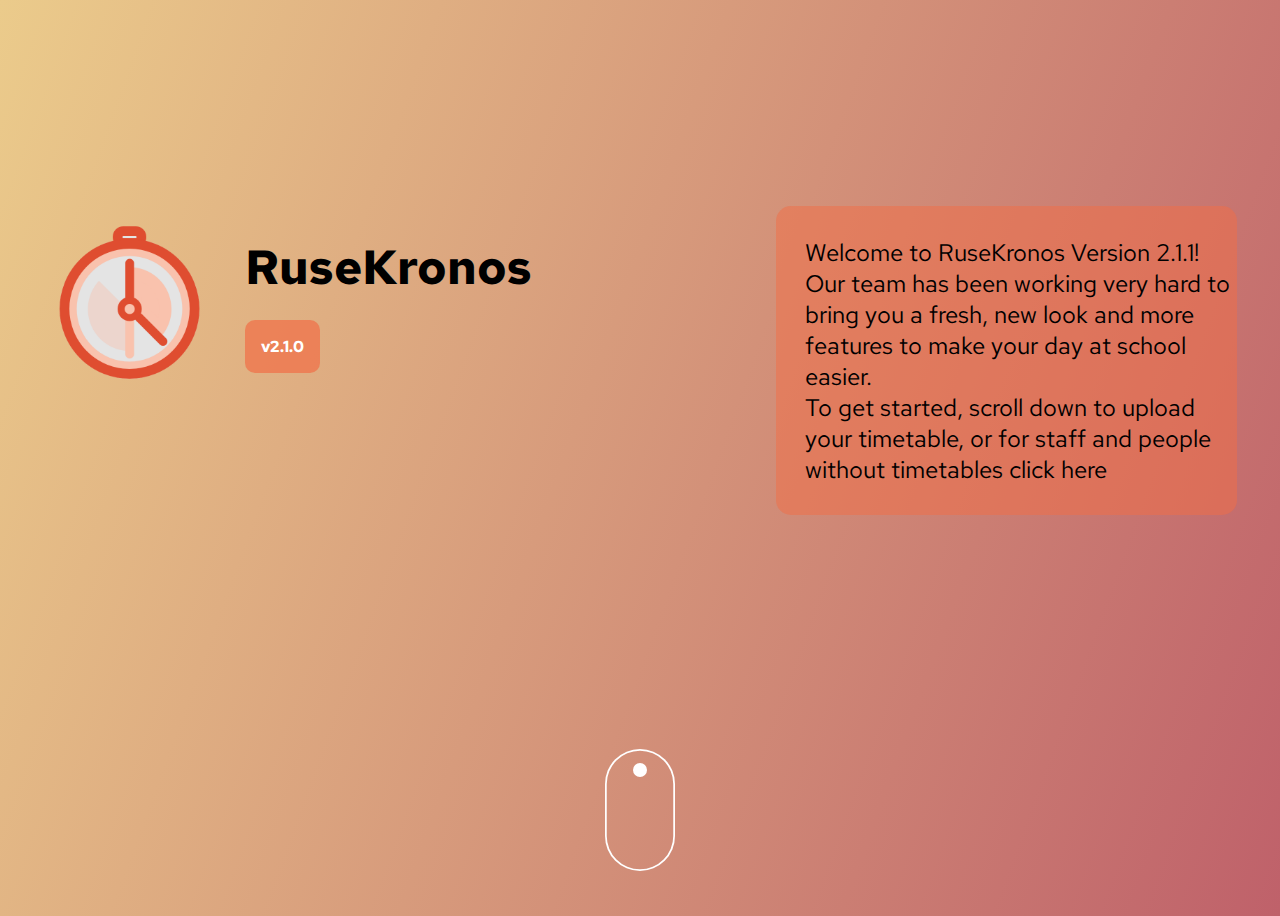
<file: index.html>
<!--By Joshua Koh, Ethan Du Toit, Yurui Zi-->
<!DOCTYPE html>
<html lang="en"> 
    <head>
        <title>Dashboard</title>
        <meta charset="UTF-8">
        <meta name="viewport" content="width=device-width, initial-scale=1">
        <meta name="description" content="RuseKronos is a utility designed for teachers and students at James Ruse Agricultural High School and offers ergonomic, sleek and responsive user interface designs and new features. Access a minimalistic dashboard or a staff email list or the school calendar as well as links to sentral straight from any page. Customise colours appearance and personalise the website in settings with ease.">
        <meta property="og:image" content="./styles/images/kronosImagePreview.png">
        <meta name="keywords" content="RuseKronos, Kronos, Bell Times, Ruse, James Ruse Agricultural High School, James Ruse, James Ruse A.H.S, JRAHS, RuseUtilities Group">
        <meta property="og:title" content="RuseKronos">
        <meta property="og:url" content="https://rusekronos.xyz">
        <meta property="og:description" content="RuseKronos is a utility designed for teachers and students at James Ruse Agricultural High School and offers ergonomic, sleek and responsive user interface designs and new features. Access a minimalistic dashboard or a staff email list or the school calendar as well as links to sentral straight from any page. Customise colours appearance and personalise the website in settings with ease.">
        <meta name="author" content="RuseUtilities Group">
        <meta name="viewport" content="width=device-width, initial-scale=1.0">
        <link rel="icon" href="./styles/images/kronosicon.png" type="image/icon type">

        <script>
          if (localStorage.getItem("personalTimetable") == null) {
              window.location.href = "./landing.html"
          }
        </script>
        <link rel="manifest" href="./manifest.webmanifest">
        <link rel=preconnect href="https://cdnjs.cloudflare.com">
        <link rel="stylesheet" href="./styles/main.css">
        <link rel="stylesheet" href="https://cdn.jsdelivr.net/npm/bootstrap@4.5.3/dist/css/bootstrap.min.css" integrity="sha384-TX8t27EcRE3e/ihU7zmQxVncDAy5uIKz4rEkgIXeMed4M0jlfIDPvg6uqKI2xXr2" crossorigin="anonymous">
        <script src="./scripts/settingsTheme.js"></script>
        <script src="https://ajax.googleapis.com/ajax/libs/jquery/3.5.1/jquery.min.js"></script>
        <script>window.jQuery || document.write('<script src="js/vendor/jquery-3.5.1.min.js"><\/script>')</script>
        <script src="https://maxcdn.bootstrapcdn.com/bootstrap/4.5.2/js/bootstrap.min.js"></script>
        <link href="https://fonts.googleapis.com/css2?family=Red+Hat+Text&display=swap" rel="stylesheet"> 
        <link rel="stylesheet" href="https://cdnjs.cloudflare.com/ajax/libs/font-awesome/5.15.1/css/all.min.css" integrity="sha512-+4zCK9k+qNFUR5X+cKL9EIR+ZOhtIloNl9GIKS57V1MyNsYpYcUrUeQc9vNfzsWfV28IaLL3i96P9sdNyeRssA==" crossorigin="anonymous" />
    </head>
    <body onload="startTime()">
      <div id="body1">
        <nav id="navbar" class="navbar navbar-expand-lg bg-dark navbar-dark">
          <a class="navbar-brand" href="./index.html">
              <img src="./styles/images/kronosicon.png" alt="logo" style="width:40px;">
          </a>
          <ul class="navbar-nav">
            <li class="nav-item">
              <a class="nav-link" href="timetable.html">Timetable</a>
            </li>
            <li class="nav-item">
              <a class="nav-link" href="notes.html">Note Taking</a>
            </li>
            <li class="nav-item dropdown">
              <a class="nav-link dropdown-toggle" href="#" id="navbardrop" data-toggle="dropdown">
                Utilities
              </a>
              <div class="dropdown-menu">
                <a class="dropdown-item" href="calendar.html">School Events Calendar</a>
                <a class="dropdown-item" href="staff.html">Staff Email List</a>
                <a class="dropdown-item" href="links.html">Useful Links</a>
              </div>
            </li>
            <li class="nav-item dropdown">
              <a class="nav-link dropdown-toggle" href="#" id="navbardrop2" data-toggle="dropdown">
                Info
              </a>
              <div class="dropdown-menu">
                <a class="dropdown-item" href="https://jamesruseahs.sentral.com.au/portal/reports/publishedreports">Academic Reports</a>
                <a class="dropdown-item" href="https://jamesruseahs.sentral.com.au/portal/attendance/overview">Student Attendance</a>
                <a class="dropdown-item" href="https://jamesruseahs.sentral.com.au/portal/timetable/mytimetable">Sentral Timetable</a>
              </div>
            </li>
            <li class="nav-item">
              <a class="nav-link" href="settings.html">Settings</a>
            </li>
          </ul>
        </nav>

        <container class="kronosTimer">
          <div id="insight">
            <p style="font-size: 25px"><span id="period" style="font-size: 27.5px !important"></span> <span class="nono"><noscript id="day"></noscript> </span></p>
            <b><h1 id="periodCountdown" style="font-size: 40px !important"></h1></b>
            <p id="periodInfo" style="font-size: 22.5px !important"></p>
            <br>
            <p><span id="timer"></span></p>
          </div>
          <div id="todaysClasses">
            <h2 style="font-size: 32.5px" id="classTitle">TODAY'S CLASSES</h2>
            <table id="times" style="font-size: 22.5px">
            </table>
          </div>
          <noscript>Javascript is required for the correct operation of this website. Please enable it for us.</noscript>
        </container>
        <br>
        <div id="info">
          <div id="weatherContainer">
            <img id="weatherLogo" alt="|">
            <p id="currentTemp"></p>
          </div>
          <div id="greetingDiv">
          </div>
          <div id="clock">
              <p id="time"></p>
              <p id="date" style="font-size: 200%; margin-top: -3%;"></p>
          </div>
          <div id="quoteContainer">
            <i><h2 id="quotesBody"></h2></i>
            <h3 id="quotesAuthor"></h3>
        </div>
          <!--div class="TodoListClass">
              <form>
                  <label for="todo-input" style="display:none;">koh is bad LOL - yurui</label>
                  <input type="text" id="todo-input" class="todo-input" />
                  <button aria-label="Submit Todo" class="todo-button" type="submit">
                  <i class="fas fa-plus-square"></i>
                  </button>
                  <div class="select">
                          <select name="todos" class="filter-todo">
                              <option value="all">All Tasks</option>
                              <option value="completed">Completed Tasks</option>
                              <option value="uncompleted">Uncompleted Tasks</option>
                          </select>
                  </div>
              </form>
              <div class="todo-container">
                  <ul class="todo-list"></ul>
              </div>
          </div-->
        </div>
      </div>
      <script src="/scripts/index.js"></script>
      <script src="/scripts/timer.js"></script>
        <script>console.log("Sussy baka")</script>
    </body>
</html>
</file>
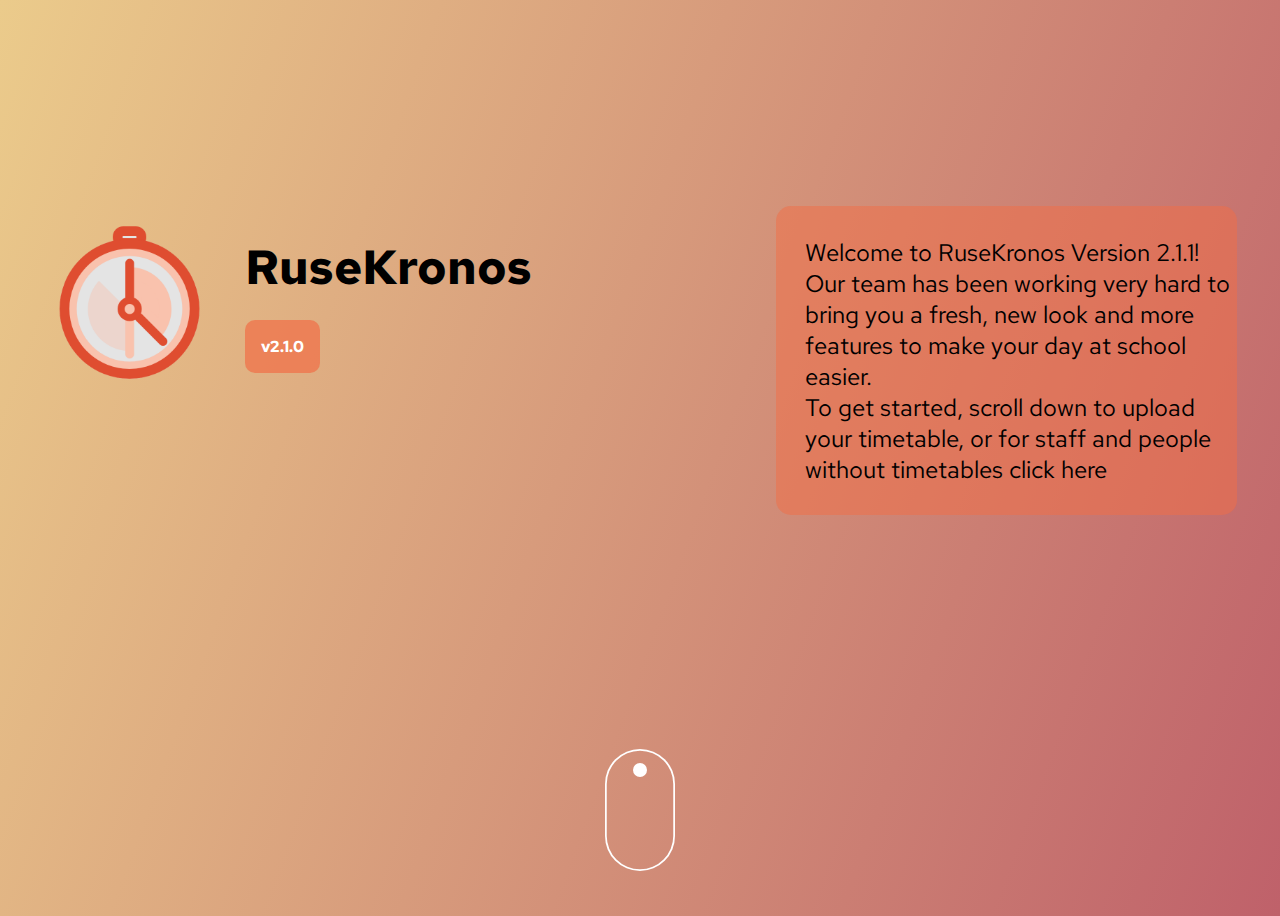
<file: calendar.html>
<!DOCTYPE html>
<html>
	<head>
		<meta charset="UTF-8">
		<link href="./styles/main.css" rel="stylesheet" type="text/css" />
		<link rel="stylesheet" href="https://cdnjs.cloudflare.com/ajax/libs/font-awesome/4.7.0/css/font-awesome.min.css">
		<link rel="icon" href="./styles/images/kronosicon.png" type="image/icon type">
        <link rel="stylesheet" href="https://cdn.jsdelivr.net/npm/bootstrap@4.5.3/dist/css/bootstrap.min.css" integrity="sha384-TX8t27EcRE3e/ihU7zmQxVncDAy5uIKz4rEkgIXeMed4M0jlfIDPvg6uqKI2xXr2" crossorigin="anonymous">
        <link href="https://fonts.googleapis.com/css2?family=Roboto:wght@300&family=Source+Sans+Pro&display=swap" rel="stylesheet">
		<title>School Events Calendar</title>

		<link href="https://fonts.googleapis.com/css2?family=Red+Hat+Text&display=swap" rel="stylesheet"> 
		<script src="https://cdn.polyfill.io/v3/polyfill.min.js?features=es6"></script>
        <script src="https://ajax.googleapis.com/ajax/libs/jquery/3.5.1/jquery.min.js"></script>
        <script src="https://cdnjs.cloudflare.com/ajax/libs/popper.js/1.16.0/umd/popper.min.js"></script>
        <script src="https://maxcdn.bootstrapcdn.com/bootstrap/4.5.2/js/bootstrap.min.js"></script>
        <script>
          if (!localStorage.getItem("personalTimetable")) {
              window.location.href = "./landing.html"
          }
	      </script>
	</head>

	<body>
    <div id="body">
      <nav id="navbar" class="navbar navbar-expand-lg bg-dark navbar-dark">
        <a class="navbar-brand" href="./index.html">
            <img src="./styles/images/kronosicon.png" alt="logo" style="width:40px;">
        </a>
        <ul class="navbar-nav">
          <li class="nav-item">
            <a class="nav-link" href="timetable.html">Timetable</a>
          </li>
          <li class="nav-item">
            <a class="nav-link" href="notes.html">Note Taking</a>
          </li>
          <li class="nav-item dropdown">
            <a class="nav-link dropdown-toggle" href="#" id="navbardrop" data-toggle="dropdown">
              Utilities
            </a>
            <div class="dropdown-menu">
              <a class="dropdown-item" href="calendar.html">School Events Calendar</a>
              <a class="dropdown-item" href="staff.html">Staff Email List</a>
              <a class="dropdown-item" href="links.html">Useful Links</a>
            </div>
          </li>
          <li class="nav-item dropdown">
            <a class="nav-link dropdown-toggle" href="#" id="navbardrop" data-toggle="dropdown">
              Info
            </a>
            <div class="dropdown-menu">
              <a class="dropdown-item" href="https://jamesruseahs.sentral.com.au/portal/reports/publishedreports">Academic Reports</a>
              <a class="dropdown-item" href="https://jamesruseahs.sentral.com.au/portal/attendance/overview">Student Attendance</a>
              <a class="dropdown-item" href="https://jamesruseahs.sentral.com.au/portal/timetable/mytimetable">Sentral Timetable</a>
            </div>
          </li>
          <li class="nav-item">
            <a class="nav-link" href="settings.html">Settings</a>
          </li>
        </ul>
      </nav>
            <main style="text-align:center">
              <iframe id="calendar" src="https://calendar.google.com/calendar/b/8/embed?height=600&amp;wkst=1&amp;bgcolor=%23F6BF26&amp;ctz=Australia%2FSydney&amp;src=cnVzZXV0aWxpdGllc2dyb3VwQGdtYWlsLmNvbQ&amp;src=ZW4uYXVzdHJhbGlhbiNob2xpZGF5QGdyb3VwLnYuY2FsZW5kYXIuZ29vZ2xlLmNvbQ&amp;color=%23039BE5&amp;color=%230B8043&amp;showTz=0&amp;showCalendars=0&amp;showTitle=0&amp;showPrint=0&amp;showDate=1&amp;hl=en_GB" style="border:solid 1px #777;"width="1700" height="800" frameborder="0" scrolling="no" ></iframe>
            </main>
          
    </div>
    <script src="/scripts/settingsTheme.js"></script>
	</body>
</html>
</file>
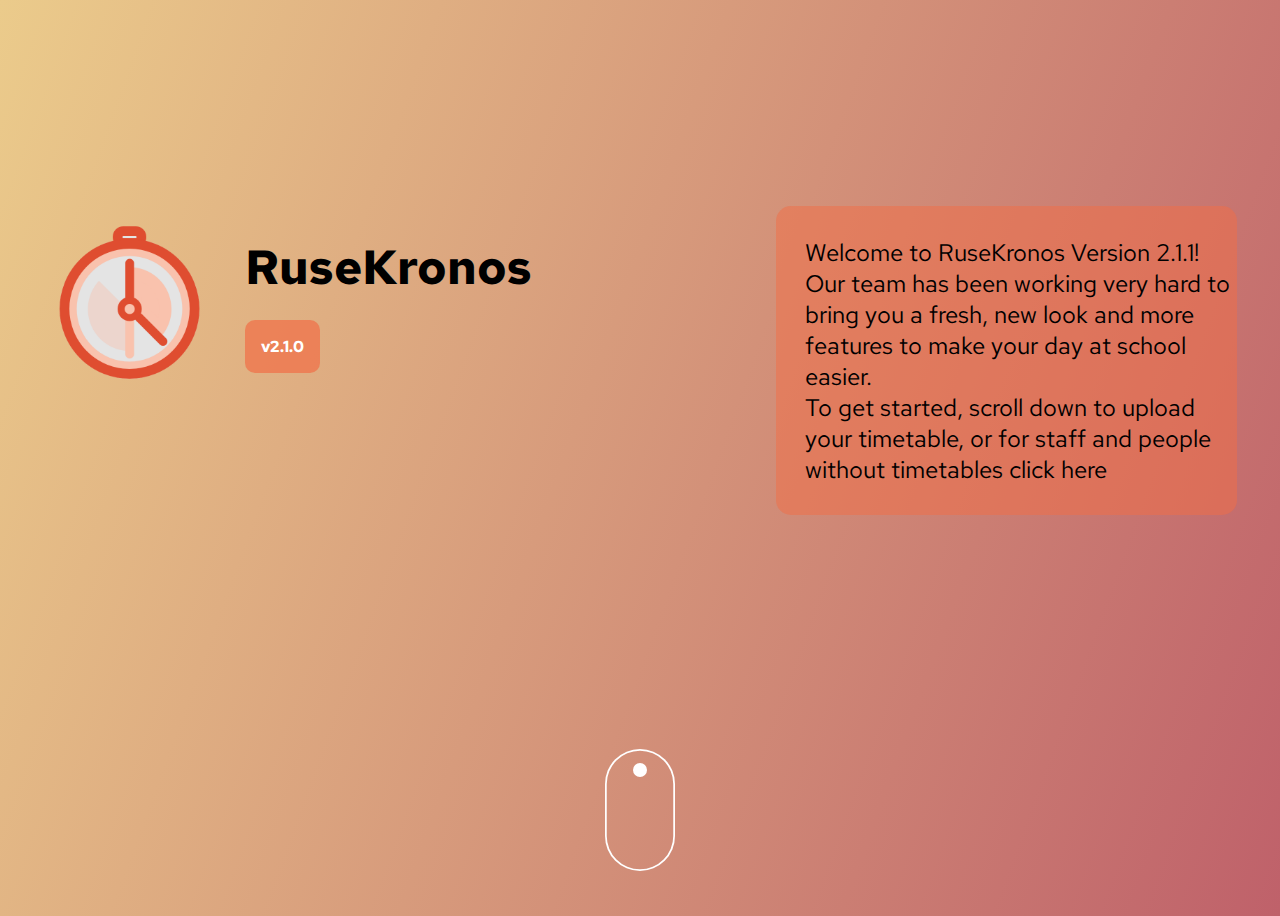
<file: landing.html>
<!DOCTYPE html>
<html>
	<head>
		<meta charset="UTF-8">
		<meta name="Description" content="A simple website for lesson starting and ending times and to alert you when to go to class or go to break.">
		<link rel="stylesheet" type="text/css" href="./styles/main.css" />
		<link href="https://fonts.googleapis.com/css2?family=Red+Hat+Text&display=swap" rel="stylesheet"> 
		<link rel="icon" href="./styles/images/kronosicon.png" type="image/icon type">
		<link href="https://fonts.googleapis.com/css2?family=Roboto:wght@300&family=Source+Sans+Pro&display=swap" rel="stylesheet">
		<title>RuseKronos</title>
		<script>
			if (localStorage.getItem("personalTimetable")) {
              window.location.href = "./index.html"
          	}
		</script>
	</head>
	<body onscroll="window.location.href='./upload.html'">
		<div id="leftSide">
			<img id="logo" src="./styles/images/kronosicon.png" alt="Kronos Logo" width="35%"/>
			<div id="rightLeftSide">
				<h3 style="font-size: 300%;">RuseKronos</h3>
				<div id="versionBox">
					<p><b>v2.1.0</b></p>
				</div>
			</div>
		</div>
		<div id="rightSide">
			<p style="font-size: 150%; padding-left: 5%">Welcome to RuseKronos Version 2.1.1! Our team has been working very hard to bring you a fresh, new look and more features to make your day at school easier. <br>To get started, scroll down to upload your timetable, or for staff and people without timetables click <a class="hereButton" onClick="window.location.href='./times.html'">here</a></p>
		</div>
		<div style="position:absolute; left: 50%; bottom: 10%; zoom: 1.75; -moz-transform: scale(1.75);">
			<div class='icon-scroll'></div>
		</div>
	</body>
	
</html>
</file>
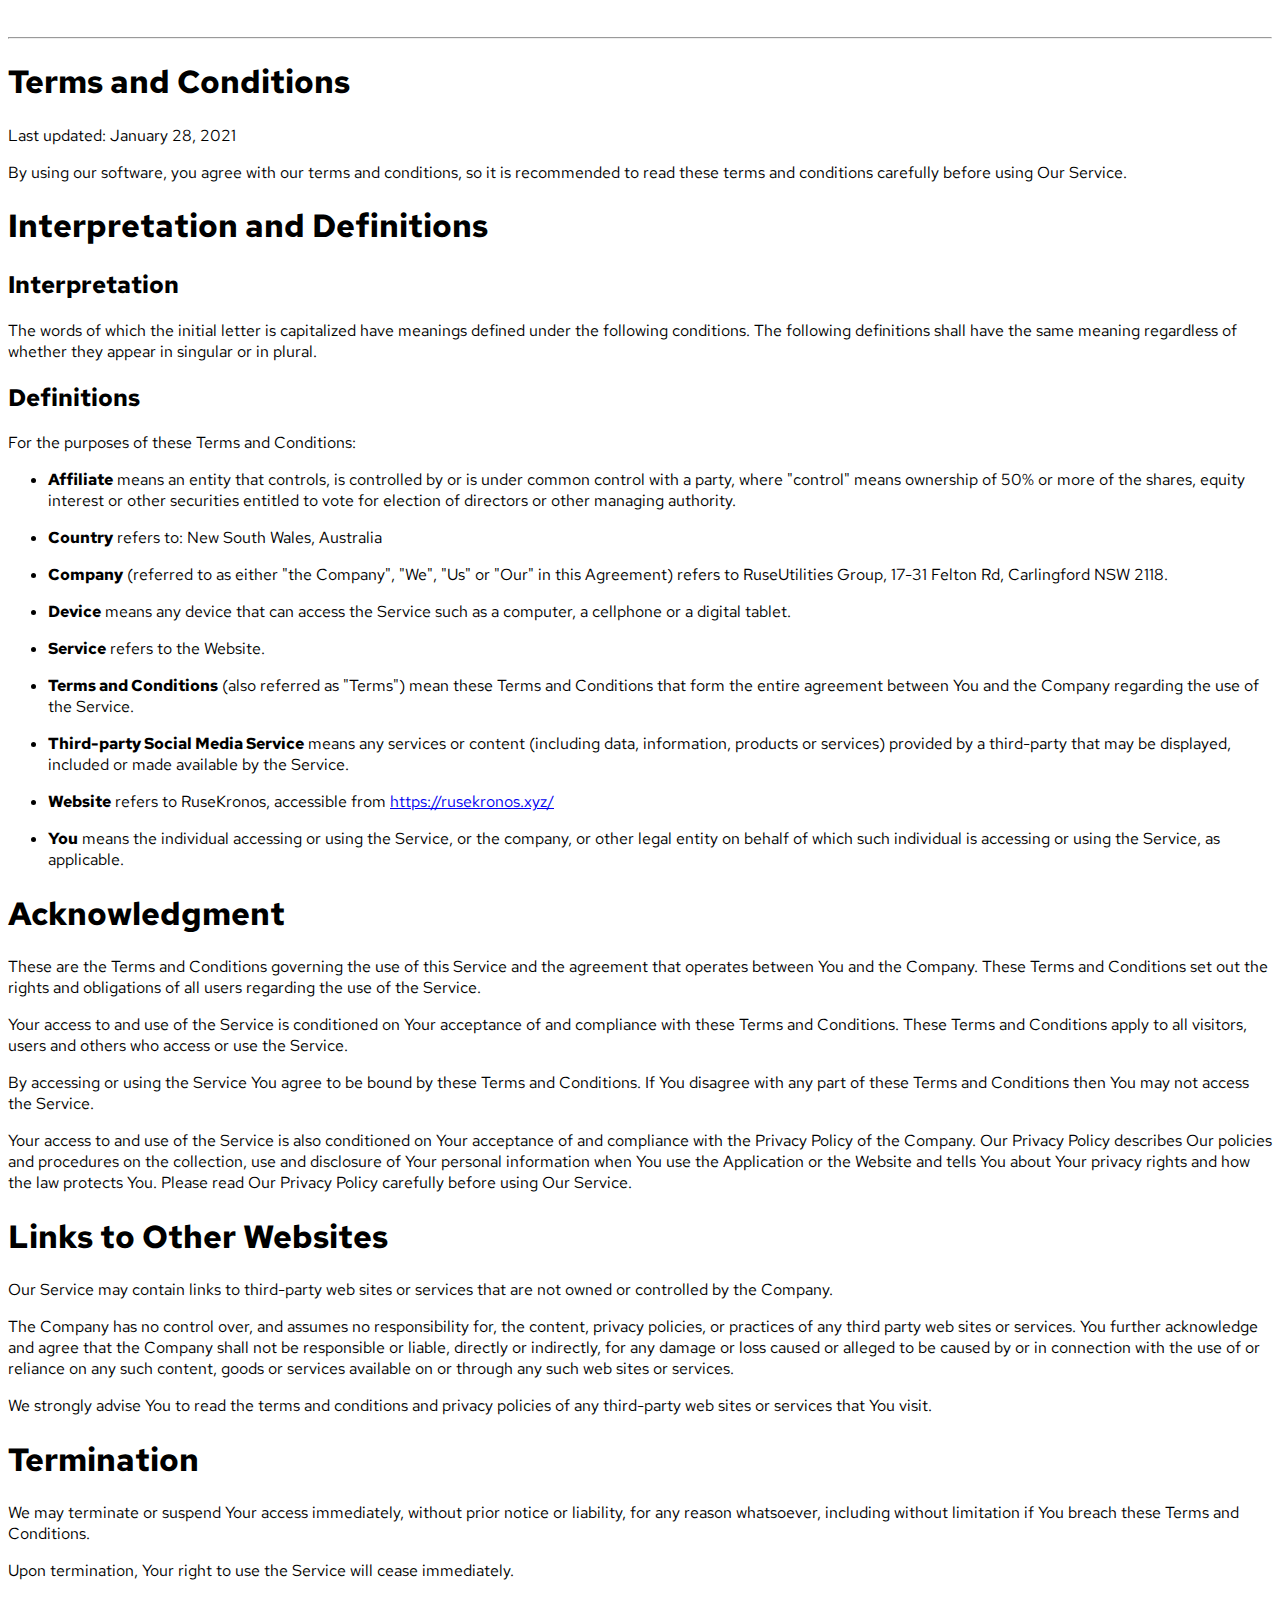
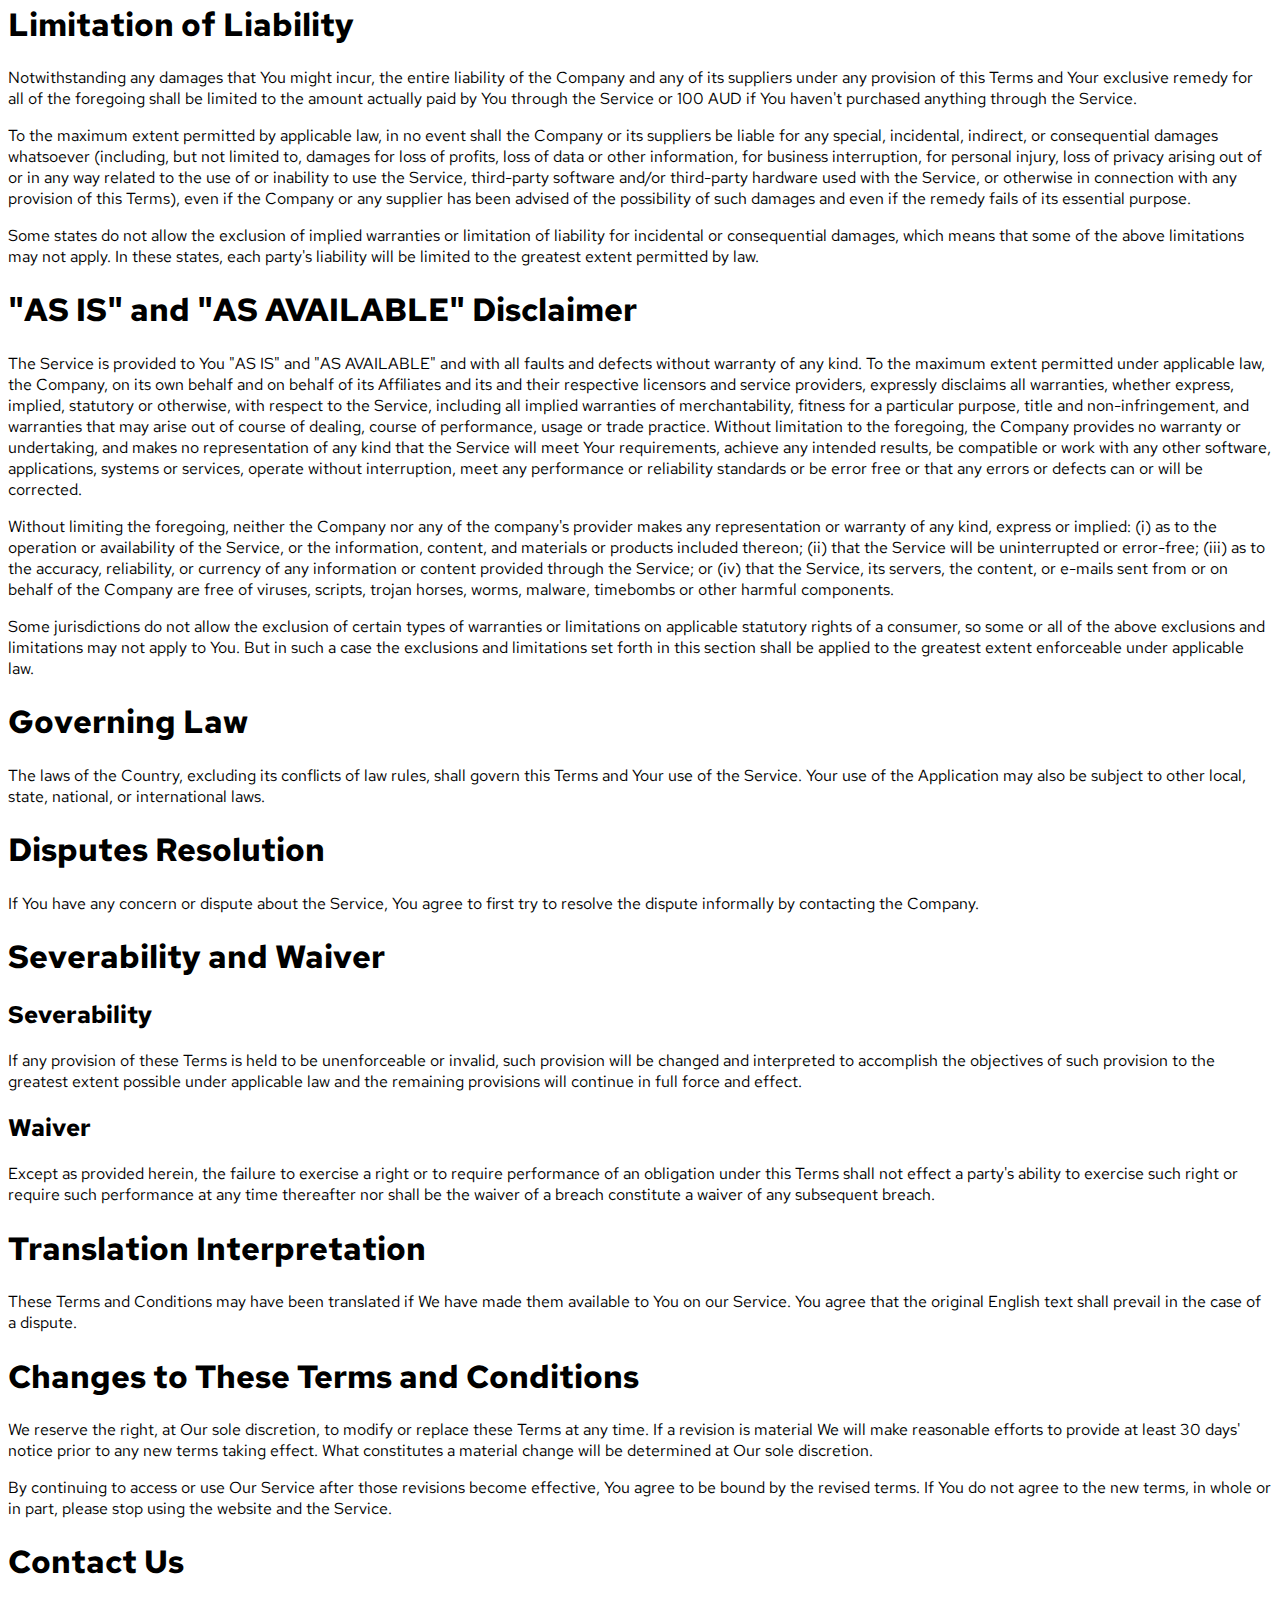
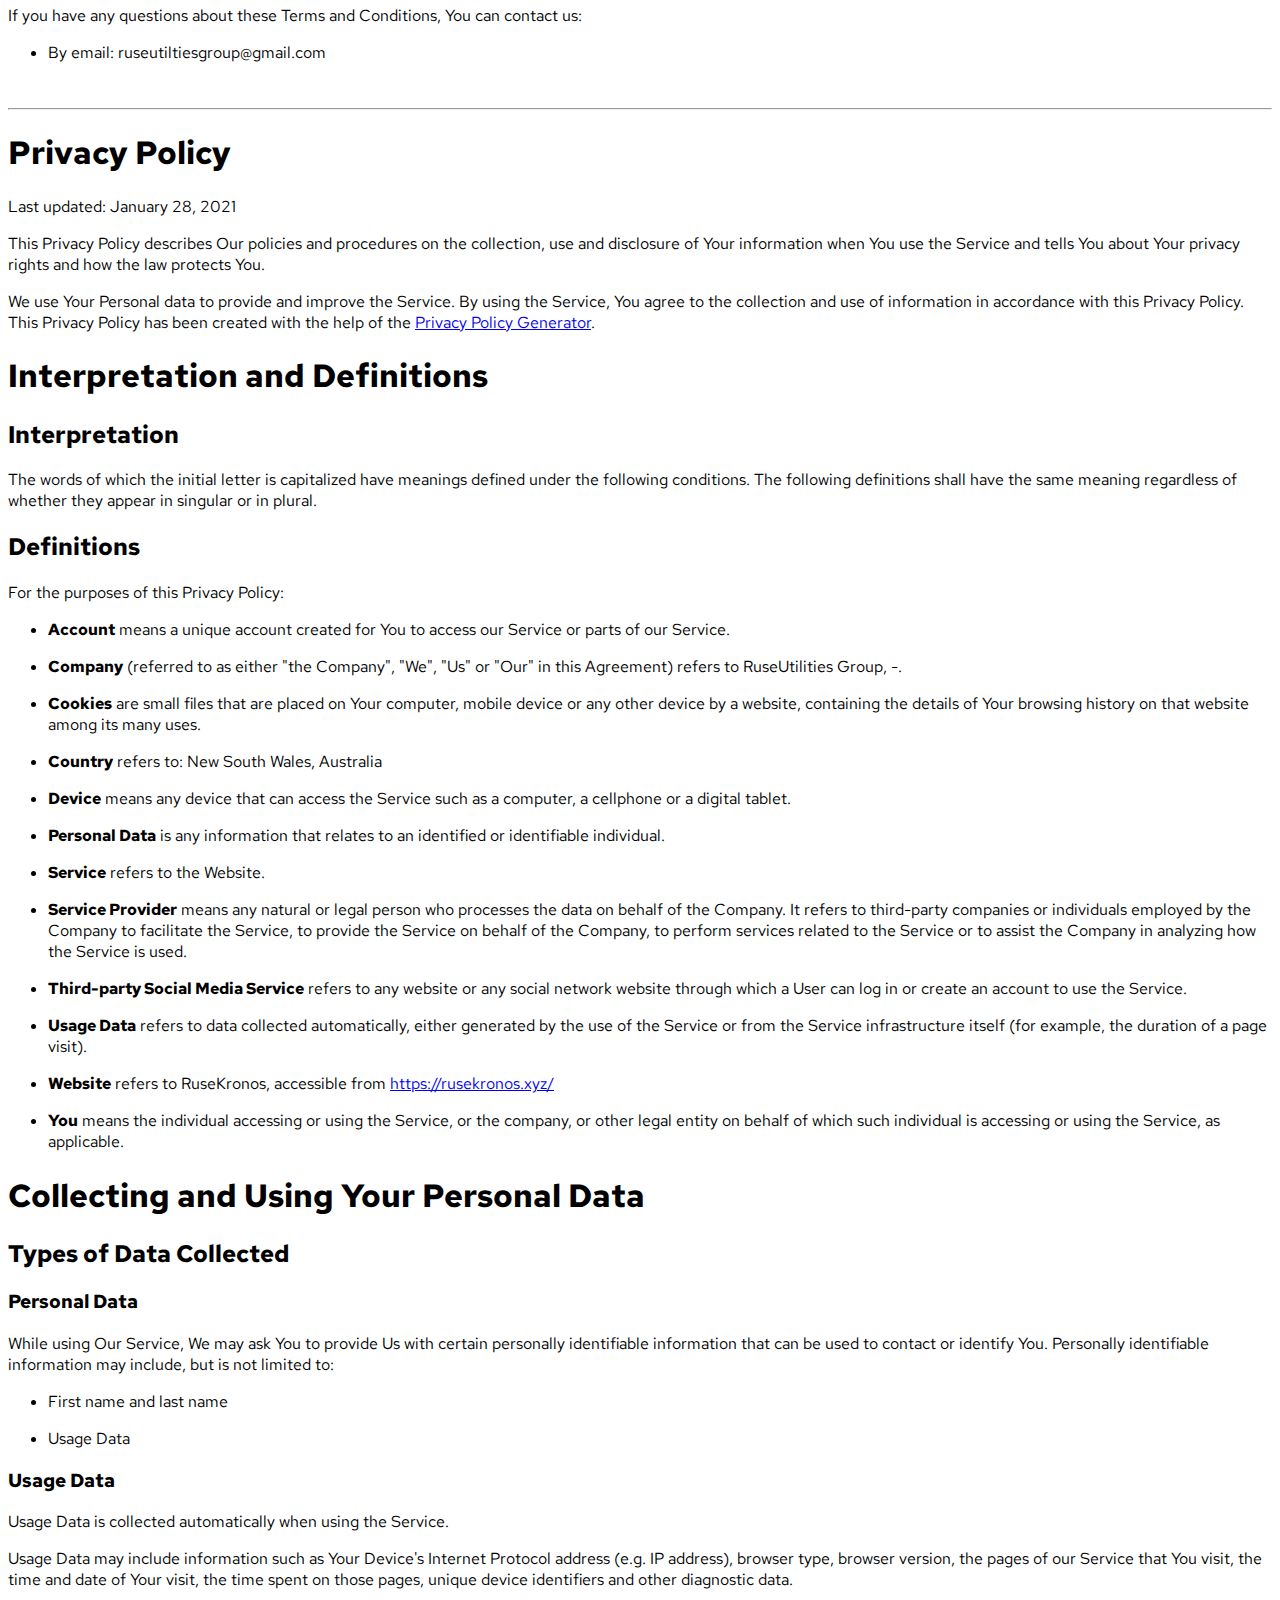
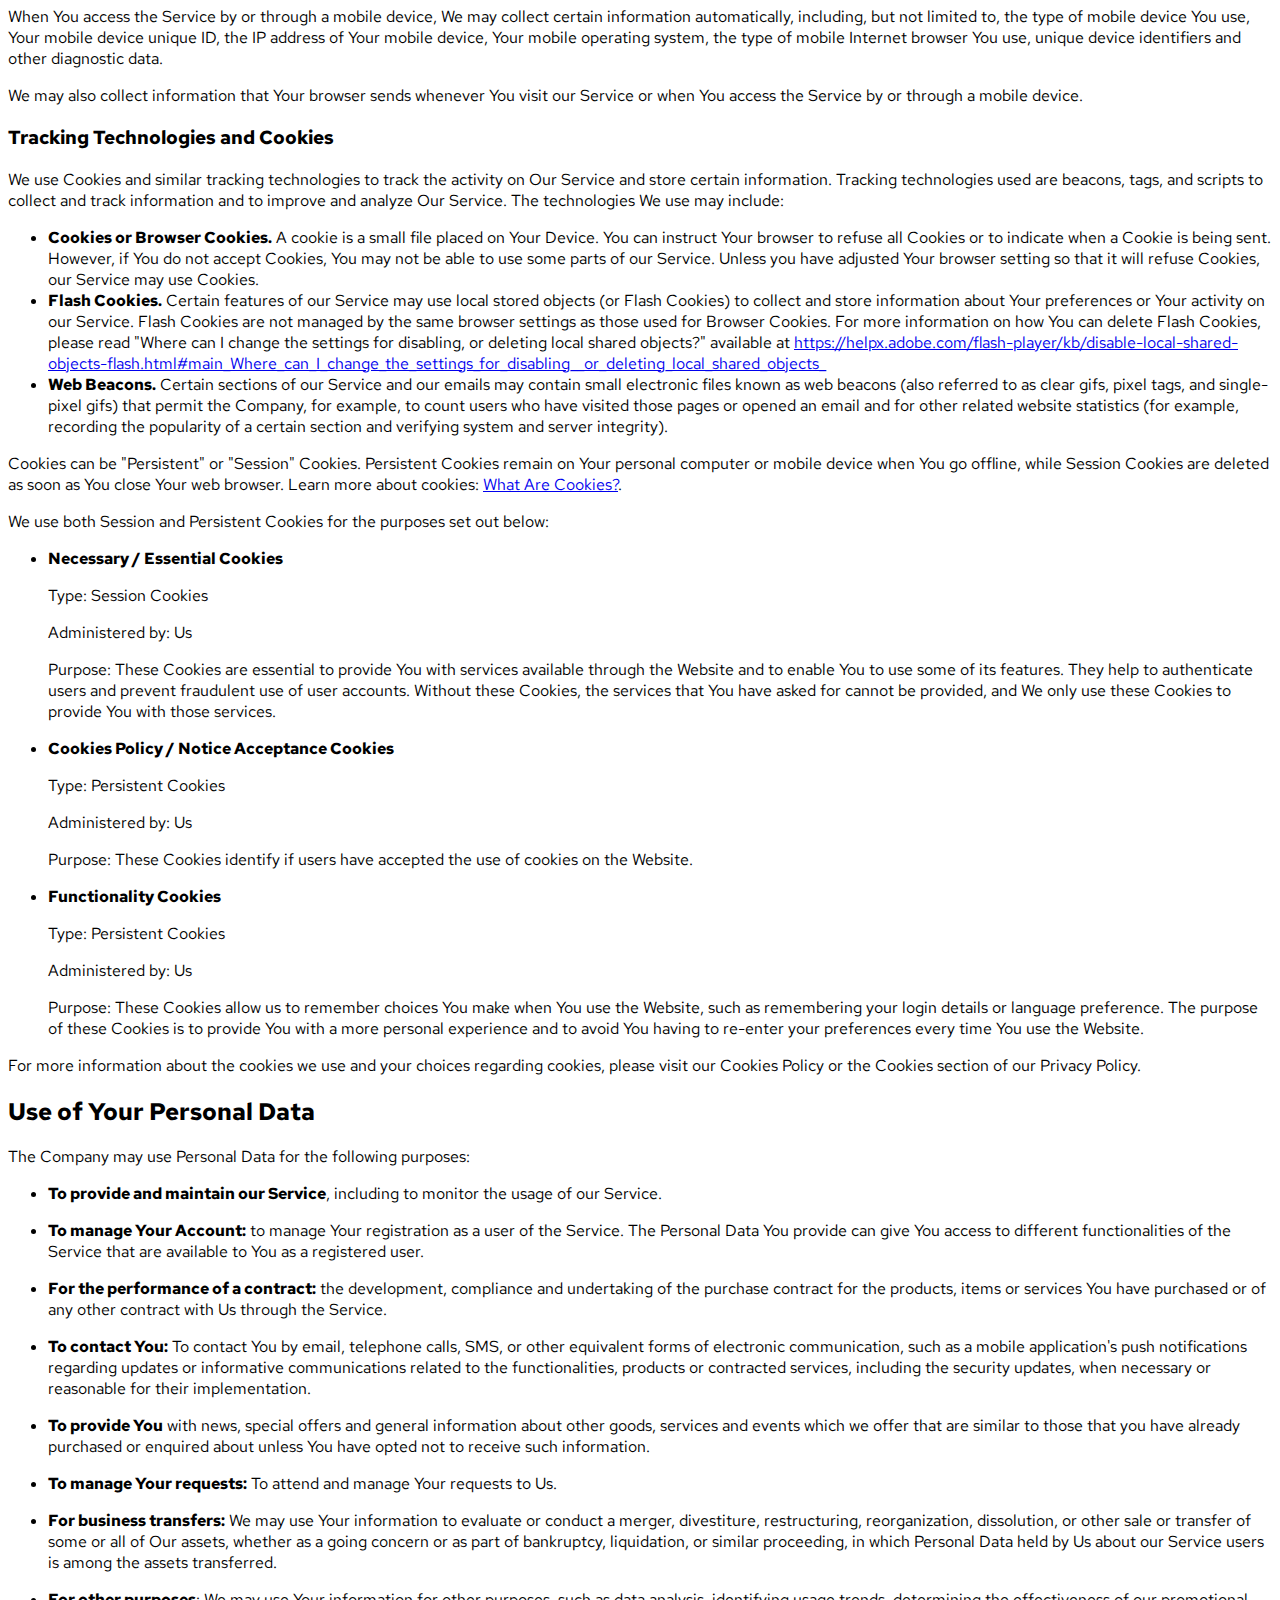
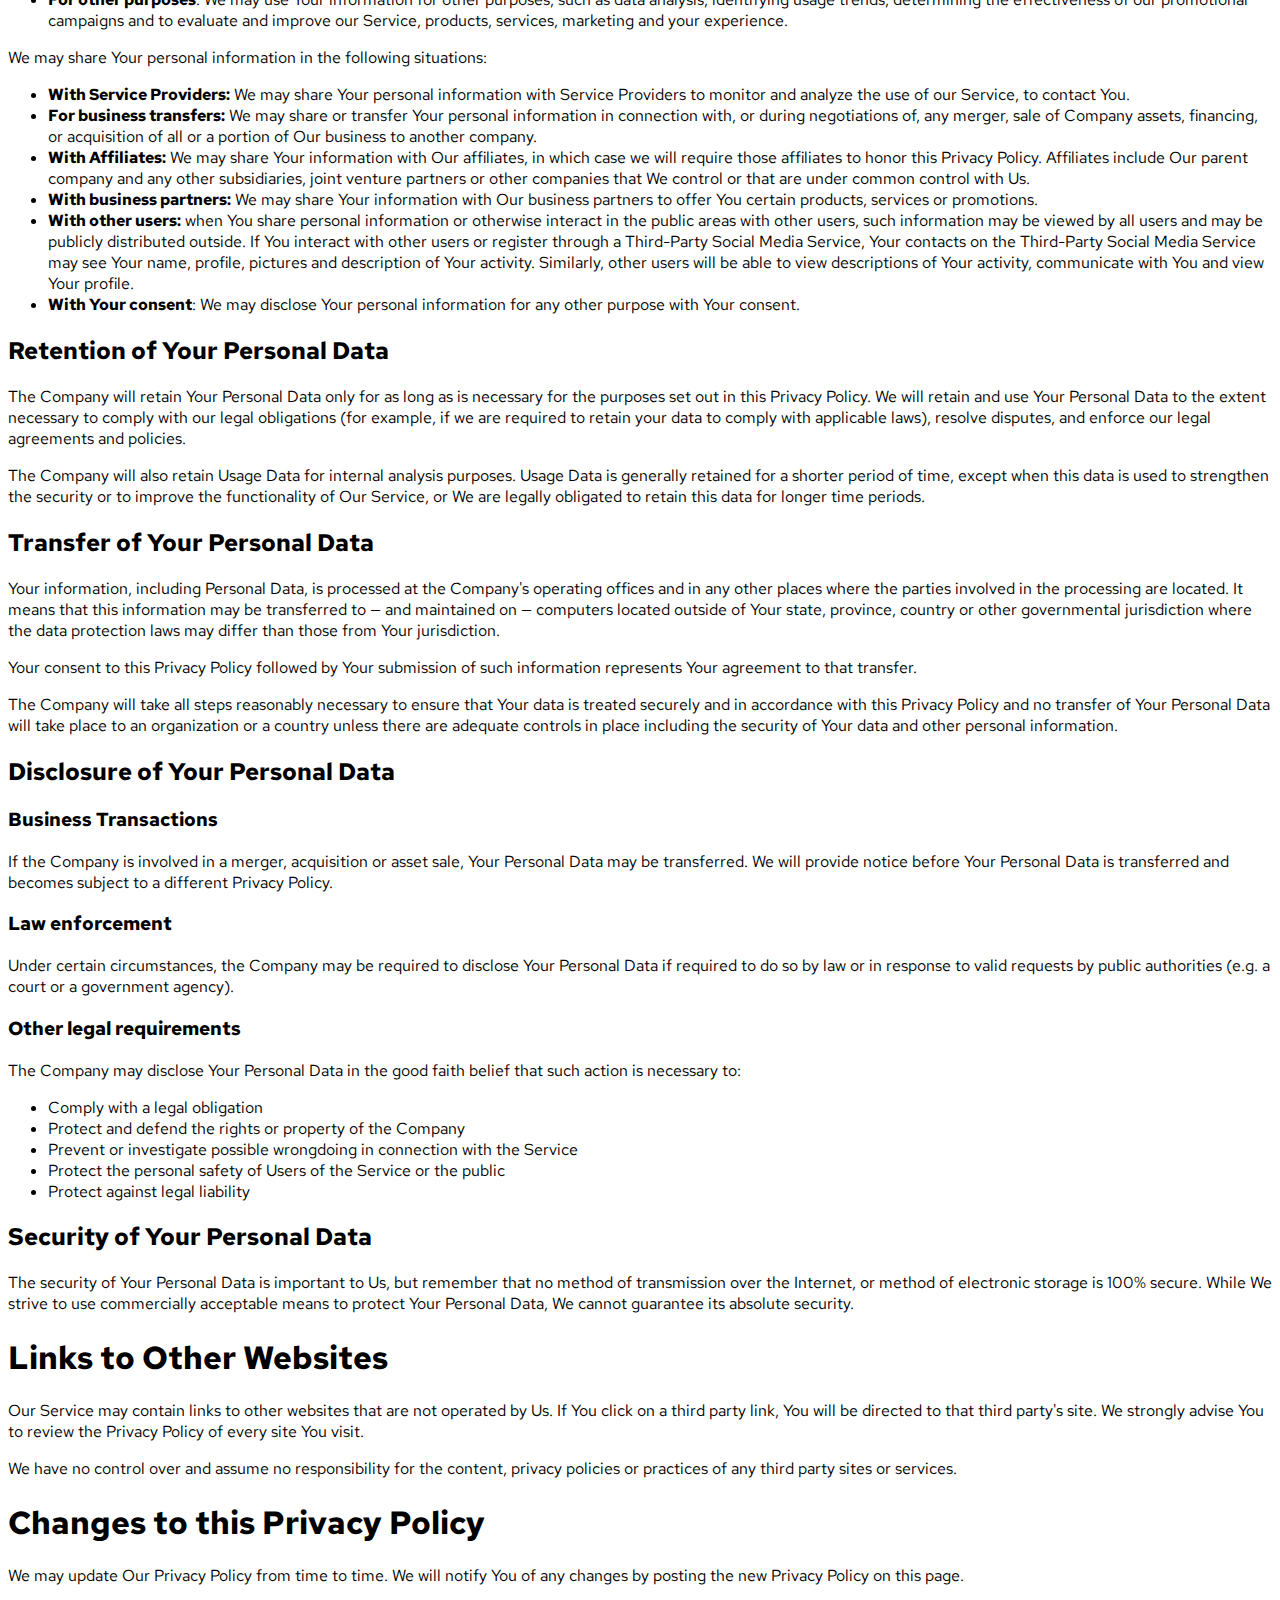
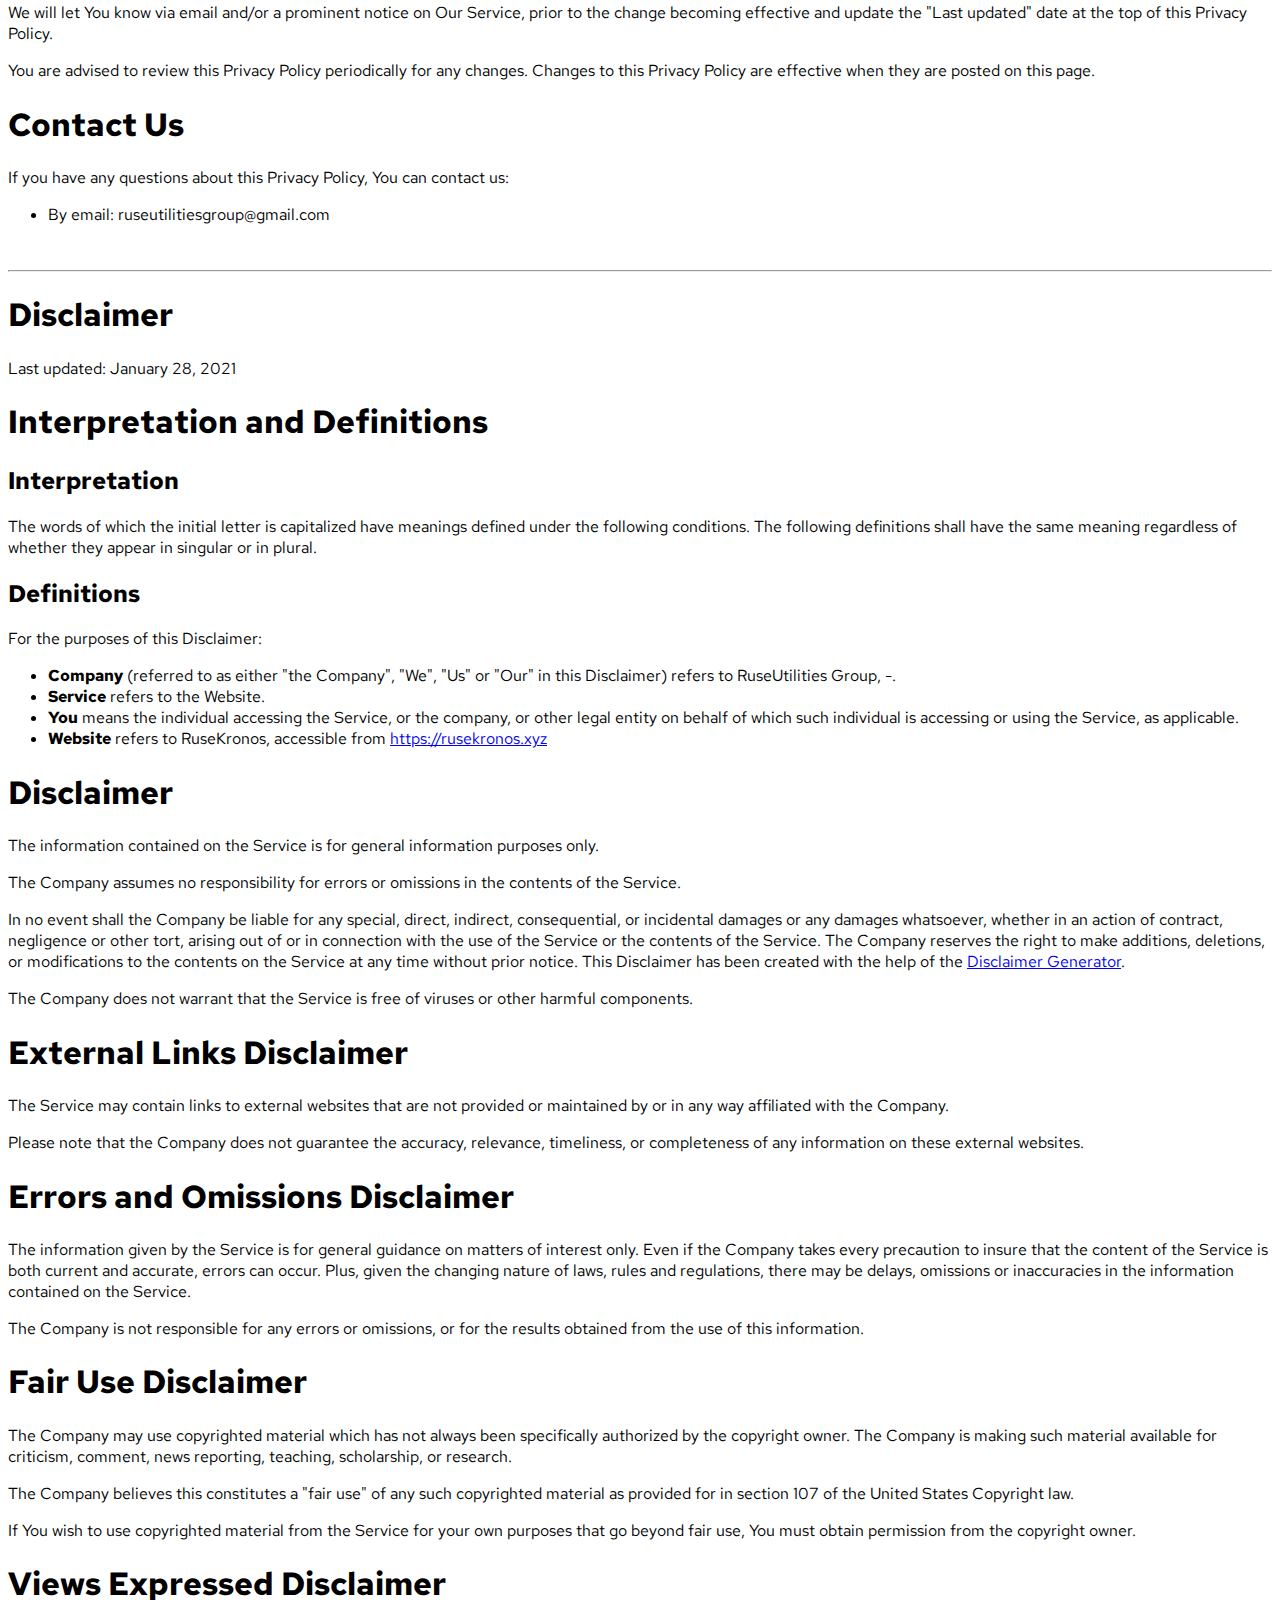
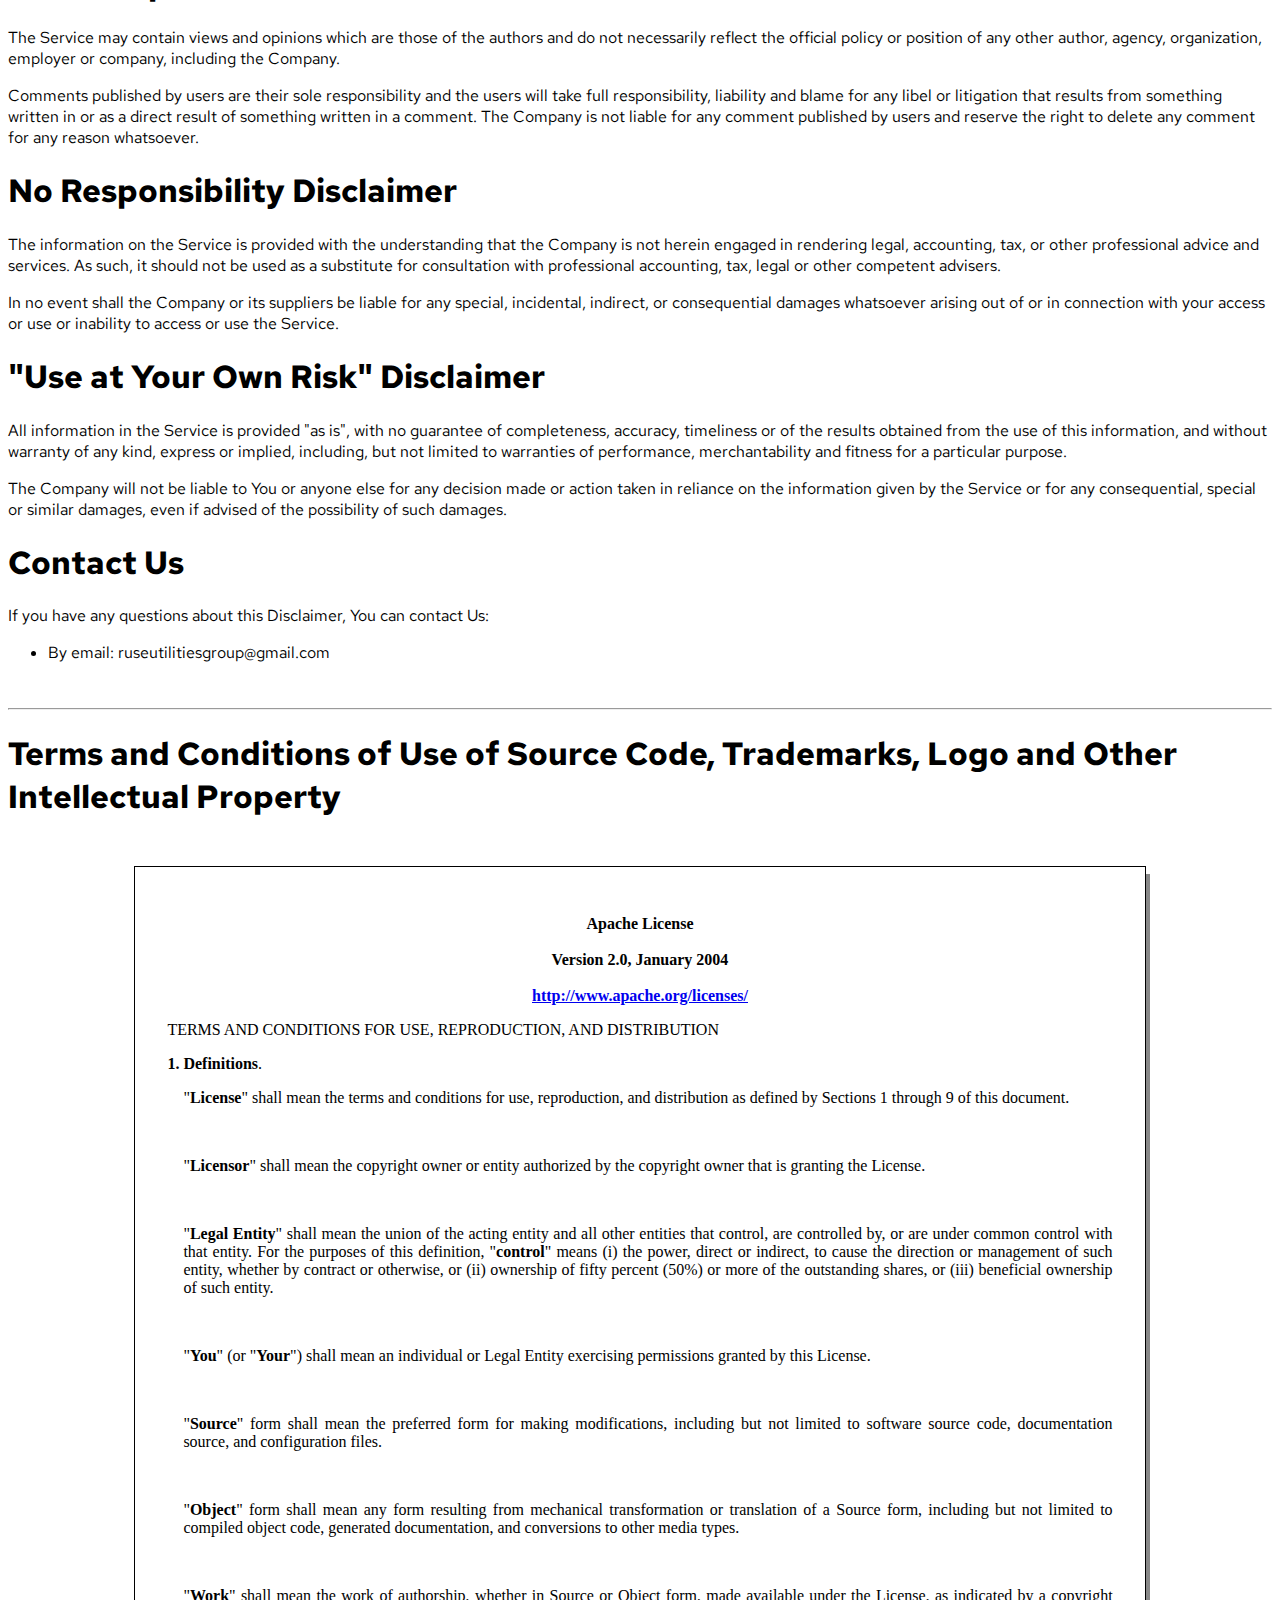
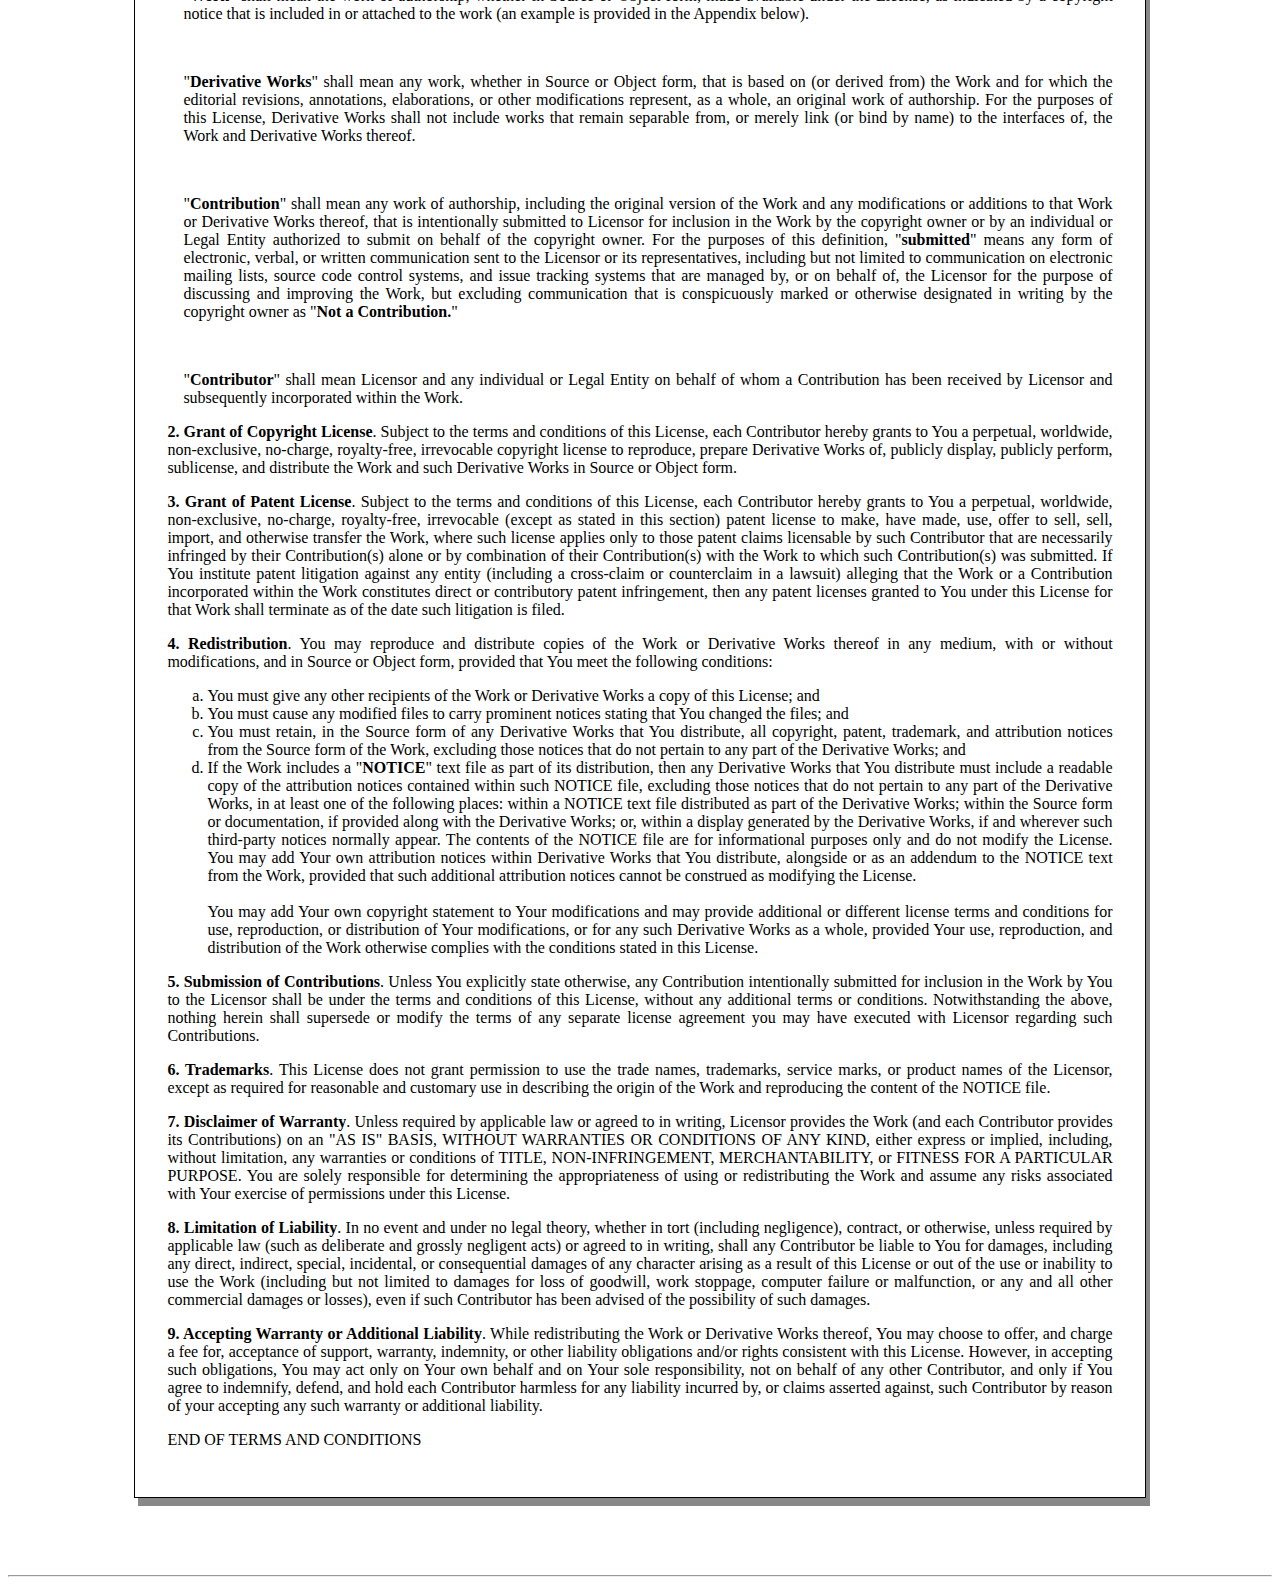
<file: legal.html>
<!DOCTYPE html>
<html>
    <head>
        <title>Legal </title>
        <link href="https://fonts.googleapis.com/css2?family=Red+Hat+Text&display=swap" rel="stylesheet"> 
        <style>
            body{background-image: white !important; font-family: "Red Hat Text" !important;}
        </style>
    </head>
    <body>
        <br>
        <hr>
        <h1>Terms and Conditions</h1>
        <p>Last updated: January 28, 2021</p>
        <p>By using our software, you agree with our terms and conditions, so it is recommended to read these terms and conditions carefully before using Our Service.</p>
        <h1>Interpretation and Definitions</h1>
        <h2>Interpretation</h2>
        <p>The words of which the initial letter is capitalized have meanings defined under the following conditions. The following definitions shall have the same meaning regardless of whether they appear in singular or in plural.</p>
        <h2>Definitions</h2>
        <p>For the purposes of these Terms and Conditions:</p>
        <ul>
        <li>
        <p><strong>Affiliate</strong> means an entity that controls, is controlled by or is under common control with a party, where &quot;control&quot; means ownership of 50% or more of the shares, equity interest or other securities entitled to vote for election of directors or other managing authority.</p>
        </li>
        <li>
        <p><strong>Country</strong> refers to: New South Wales,  Australia</p>
        </li>
        <li>
        <p><strong>Company</strong> (referred to as either &quot;the Company&quot;, &quot;We&quot;, &quot;Us&quot; or &quot;Our&quot; in this Agreement) refers to RuseUtilities Group, 17-31 Felton Rd, Carlingford NSW 2118.</p>
        </li>
        <li>
        <p><strong>Device</strong> means any device that can access the Service such as a computer, a cellphone or a digital tablet.</p>
        </li>
        <li>
        <p><strong>Service</strong> refers to the Website.</p>
        </li>
        <li>
        <p><strong>Terms and Conditions</strong> (also referred as &quot;Terms&quot;) mean these Terms and Conditions that form the entire agreement between You and the Company regarding the use of the Service.</p>
        </li>
        <li>
        <p><strong>Third-party Social Media Service</strong> means any services or content (including data, information, products or services) provided by a third-party that may be displayed, included or made available by the Service.</p>
        </li>
        <li>
        <p><strong>Website</strong> refers to RuseKronos, accessible from <a href="https://rusekronos.xyz" rel="external nofollow noopener" target="_blank">https://rusekronos.xyz/</a></p>
        </li>
        <li>
        <p><strong>You</strong> means the individual accessing or using the Service, or the company, or other legal entity on behalf of which such individual is accessing or using the Service, as applicable.</p>
        </li>
        </ul>
        <h1>Acknowledgment</h1>
        <p>These are the Terms and Conditions governing the use of this Service and the agreement that operates between You and the Company. These Terms and Conditions set out the rights and obligations of all users regarding the use of the Service.</p>
        <p>Your access to and use of the Service is conditioned on Your acceptance of and compliance with these Terms and Conditions. These Terms and Conditions apply to all visitors, users and others who access or use the Service.</p>
        <p>By accessing or using the Service You agree to be bound by these Terms and Conditions. If You disagree with any part of these Terms and Conditions then You may not access the Service.</p>
        <p>Your access to and use of the Service is also conditioned on Your acceptance of and compliance with the Privacy Policy of the Company. Our Privacy Policy describes Our policies and procedures on the collection, use and disclosure of Your personal information when You use the Application or the Website and tells You about Your privacy rights and how the law protects You. Please read Our Privacy Policy carefully before using Our Service.</p>
        <h1>Links to Other Websites</h1>
        <p>Our Service may contain links to third-party web sites or services that are not owned or controlled by the Company.</p>
        <p>The Company has no control over, and assumes no responsibility for, the content, privacy policies, or practices of any third party web sites or services. You further acknowledge and agree that the Company shall not be responsible or liable, directly or indirectly, for any damage or loss caused or alleged to be caused by or in connection with the use of or reliance on any such content, goods or services available on or through any such web sites or services.</p>
        <p>We strongly advise You to read the terms and conditions and privacy policies of any third-party web sites or services that You visit.</p>
        <h1>Termination</h1>
        <p>We may terminate or suspend Your access immediately, without prior notice or liability, for any reason whatsoever, including without limitation if You breach these Terms and Conditions.</p>
        <p>Upon termination, Your right to use the Service will cease immediately.</p>
        <h1>Limitation of Liability</h1>
        <p>Notwithstanding any damages that You might incur, the entire liability of the Company and any of its suppliers under any provision of this Terms and Your exclusive remedy for all of the foregoing shall be limited to the amount actually paid by You through the Service or 100 AUD if You haven't purchased anything through the Service.</p>
        <p>To the maximum extent permitted by applicable law, in no event shall the Company or its suppliers be liable for any special, incidental, indirect, or consequential damages whatsoever (including, but not limited to, damages for loss of profits, loss of data or other information, for business interruption, for personal injury, loss of privacy arising out of or in any way related to the use of or inability to use the Service, third-party software and/or third-party hardware used with the Service, or otherwise in connection with any provision of this Terms), even if the Company or any supplier has been advised of the possibility of such damages and even if the remedy fails of its essential purpose.</p>
        <p>Some states do not allow the exclusion of implied warranties or limitation of liability for incidental or consequential damages, which means that some of the above limitations may not apply. In these states, each party's liability will be limited to the greatest extent permitted by law.</p>
        <h1>&quot;AS IS&quot; and &quot;AS AVAILABLE&quot; Disclaimer</h1>
        <p>The Service is provided to You &quot;AS IS&quot; and &quot;AS AVAILABLE&quot; and with all faults and defects without warranty of any kind. To the maximum extent permitted under applicable law, the Company, on its own behalf and on behalf of its Affiliates and its and their respective licensors and service providers, expressly disclaims all warranties, whether express, implied, statutory or otherwise, with respect to the Service, including all implied warranties of merchantability, fitness for a particular purpose, title and non-infringement, and warranties that may arise out of course of dealing, course of performance, usage or trade practice. Without limitation to the foregoing, the Company provides no warranty or undertaking, and makes no representation of any kind that the Service will meet Your requirements, achieve any intended results, be compatible or work with any other software, applications, systems or services, operate without interruption, meet any performance or reliability standards or be error free or that any errors or defects can or will be corrected.</p>
        <p>Without limiting the foregoing, neither the Company nor any of the company's provider makes any representation or warranty of any kind, express or implied: (i) as to the operation or availability of the Service, or the information, content, and materials or products included thereon; (ii) that the Service will be uninterrupted or error-free; (iii) as to the accuracy, reliability, or currency of any information or content provided through the Service; or (iv) that the Service, its servers, the content, or e-mails sent from or on behalf of the Company are free of viruses, scripts, trojan horses, worms, malware, timebombs or other harmful components.</p>
        <p>Some jurisdictions do not allow the exclusion of certain types of warranties or limitations on applicable statutory rights of a consumer, so some or all of the above exclusions and limitations may not apply to You. But in such a case the exclusions and limitations set forth in this section shall be applied to the greatest extent enforceable under applicable law.</p>
        <h1>Governing Law</h1>
        <p>The laws of the Country, excluding its conflicts of law rules, shall govern this Terms and Your use of the Service. Your use of the Application may also be subject to other local, state, national, or international laws.</p>
        <h1>Disputes Resolution</h1>
        <p>If You have any concern or dispute about the Service, You agree to first try to resolve the dispute informally by contacting the Company.</p>
        <h1>Severability and Waiver</h1>
        <h2>Severability</h2>
        <p>If any provision of these Terms is held to be unenforceable or invalid, such provision will be changed and interpreted to accomplish the objectives of such provision to the greatest extent possible under applicable law and the remaining provisions will continue in full force and effect.</p>
        <h2>Waiver</h2>
        <p>Except as provided herein, the failure to exercise a right or to require performance of an obligation under this Terms shall not effect a party's ability to exercise such right or require such performance at any time thereafter nor shall be the waiver of a breach constitute a waiver of any subsequent breach.</p>
        <h1>Translation Interpretation</h1>
        <p>These Terms and Conditions may have been translated if We have made them available to You on our Service.
        You agree that the original English text shall prevail in the case of a dispute.</p>
        <h1>Changes to These Terms and Conditions</h1>
        <p>We reserve the right, at Our sole discretion, to modify or replace these Terms at any time. If a revision is material We will make reasonable efforts to provide at least 30 days' notice prior to any new terms taking effect. What constitutes a material change will be determined at Our sole discretion.</p>
        <p>By continuing to access or use Our Service after those revisions become effective, You agree to be bound by the revised terms. If You do not agree to the new terms, in whole or in part, please stop using the website and the Service.</p>
        <h1>Contact Us</h1>
        <p>If you have any questions about these Terms and Conditions, You can contact us:</p>
        <ul>
        <li>By email: ruseutiltiesgroup@gmail.com</li>
        </ul>
        <br>
        <hr>
        <h1>Privacy Policy</h1>
        <p>Last updated: January 28, 2021</p>
        <p>This Privacy Policy describes Our policies and procedures on the collection, use and disclosure of Your information when You use the Service and tells You about Your privacy rights and how the law protects You.</p>
        <p>We use Your Personal data to provide and improve the Service. By using the Service, You agree to the collection and use of information in accordance with this Privacy Policy. This Privacy Policy has been created with the help of the <a href="https://www.privacypolicies.com/privacy-policy-generator/" target="_blank">Privacy Policy Generator</a>.</p>
        <h1>Interpretation and Definitions</h1>
        <h2>Interpretation</h2>
        <p>The words of which the initial letter is capitalized have meanings defined under the following conditions. The following definitions shall have the same meaning regardless of whether they appear in singular or in plural.</p>
        <h2>Definitions</h2>
        <p>For the purposes of this Privacy Policy:</p>
        <ul>
        <li>
        <p><strong>Account</strong> means a unique account created for You to access our Service or parts of our Service.</p>
        </li>
        <li>
        <p><strong>Company</strong> (referred to as either &quot;the Company&quot;, &quot;We&quot;, &quot;Us&quot; or &quot;Our&quot; in this Agreement) refers to RuseUtilities Group, -.</p>
        </li>
        <li>
        <p><strong>Cookies</strong> are small files that are placed on Your computer, mobile device or any other device by a website, containing the details of Your browsing history on that website among its many uses.</p>
        </li>
        <li>
        <p><strong>Country</strong> refers to: New South Wales,  Australia</p>
        </li>
        <li>
        <p><strong>Device</strong> means any device that can access the Service such as a computer, a cellphone or a digital tablet.</p>
        </li>
        <li>
        <p><strong>Personal Data</strong> is any information that relates to an identified or identifiable individual.</p>
        </li>
        <li>
        <p><strong>Service</strong> refers to the Website.</p>
        </li>
        <li>
        <p><strong>Service Provider</strong> means any natural or legal person who processes the data on behalf of the Company. It refers to third-party companies or individuals employed by the Company to facilitate the Service, to provide the Service on behalf of the Company, to perform services related to the Service or to assist the Company in analyzing how the Service is used.</p>
        </li>
        <li>
        <p><strong>Third-party Social Media Service</strong> refers to any website or any social network website through which a User can log in or create an account to use the Service.</p>
        </li>
        <li>
        <p><strong>Usage Data</strong> refers to data collected automatically, either generated by the use of the Service or from the Service infrastructure itself (for example, the duration of a page visit).</p>
        </li>
        <li>
        <p><strong>Website</strong> refers to RuseKronos, accessible from <a href="https://rusekronos.xyz/" rel="external nofollow noopener" target="_blank">https://rusekronos.xyz/</a></p>
        </li>
        <li>
        <p><strong>You</strong> means the individual accessing or using the Service, or the company, or other legal entity on behalf of which such individual is accessing or using the Service, as applicable.</p>
        </li>
        </ul>
        <h1>Collecting and Using Your Personal Data</h1>
        <h2>Types of Data Collected</h2>
        <h3>Personal Data</h3>
        <p>While using Our Service, We may ask You to provide Us with certain personally identifiable information that can be used to contact or identify You. Personally identifiable information may include, but is not limited to:</p>
        <ul>
        <li>
        <p>First name and last name</p>
        </li>
        <li>
        <p>Usage Data</p>
        </li>
        </ul>
        <h3>Usage Data</h3>
        <p>Usage Data is collected automatically when using the Service.</p>
        <p>Usage Data may include information such as Your Device's Internet Protocol address (e.g. IP address), browser type, browser version, the pages of our Service that You visit, the time and date of Your visit, the time spent on those pages, unique device identifiers and other diagnostic data.</p>
        <p>When You access the Service by or through a mobile device, We may collect certain information automatically, including, but not limited to, the type of mobile device You use, Your mobile device unique ID, the IP address of Your mobile device, Your mobile operating system, the type of mobile Internet browser You use, unique device identifiers and other diagnostic data.</p>
        <p>We may also collect information that Your browser sends whenever You visit our Service or when You access the Service by or through a mobile device.</p>
        <h3>Tracking Technologies and Cookies</h3>
        <p>We use Cookies and similar tracking technologies to track the activity on Our Service and store certain information. Tracking technologies used are beacons, tags, and scripts to collect and track information and to improve and analyze Our Service. The technologies We use may include:</p>
        <ul>
        <li><strong>Cookies or Browser Cookies.</strong> A cookie is a small file placed on Your Device. You can instruct Your browser to refuse all Cookies or to indicate when a Cookie is being sent. However, if You do not accept Cookies, You may not be able to use some parts of our Service. Unless you have adjusted Your browser setting so that it will refuse Cookies, our Service may use Cookies.</li>
        <li><strong>Flash Cookies.</strong> Certain features of our Service may use local stored objects (or Flash Cookies) to collect and store information about Your preferences or Your activity on our Service. Flash Cookies are not managed by the same browser settings as those used for Browser Cookies. For more information on how You can delete Flash Cookies, please read &quot;Where can I change the settings for disabling, or deleting local shared objects?&quot; available at <a href="https://helpx.adobe.com/flash-player/kb/disable-local-shared-objects-flash.html#main_Where_can_I_change_the_settings_for_disabling__or_deleting_local_shared_objects_" rel="external nofollow noopener" target="_blank">https://helpx.adobe.com/flash-player/kb/disable-local-shared-objects-flash.html#main_Where_can_I_change_the_settings_for_disabling__or_deleting_local_shared_objects_</a></li>
        <li><strong>Web Beacons.</strong> Certain sections of our Service and our emails may contain small electronic files known as web beacons (also referred to as clear gifs, pixel tags, and single-pixel gifs) that permit the Company, for example, to count users who have visited those pages or opened an email and for other related website statistics (for example, recording the popularity of a certain section and verifying system and server integrity).</li>
        </ul>
        <p>Cookies can be &quot;Persistent&quot; or &quot;Session&quot; Cookies. Persistent Cookies remain on Your personal computer or mobile device when You go offline, while Session Cookies are deleted as soon as You close Your web browser. Learn more about cookies: <a href="https://www.privacypolicies.com/blog/cookies/" target="_blank">What Are Cookies?</a>.</p>
        <p>We use both Session and Persistent Cookies for the purposes set out below:</p>
        <ul>
        <li>
        <p><strong>Necessary / Essential Cookies</strong></p>
        <p>Type: Session Cookies</p>
        <p>Administered by: Us</p>
        <p>Purpose: These Cookies are essential to provide You with services available through the Website and to enable You to use some of its features. They help to authenticate users and prevent fraudulent use of user accounts. Without these Cookies, the services that You have asked for cannot be provided, and We only use these Cookies to provide You with those services.</p>
        </li>
        <li>
        <p><strong>Cookies Policy / Notice Acceptance Cookies</strong></p>
        <p>Type: Persistent Cookies</p>
        <p>Administered by: Us</p>
        <p>Purpose: These Cookies identify if users have accepted the use of cookies on the Website.</p>
        </li>
        <li>
        <p><strong>Functionality Cookies</strong></p>
        <p>Type: Persistent Cookies</p>
        <p>Administered by: Us</p>
        <p>Purpose: These Cookies allow us to remember choices You make when You use the Website, such as remembering your login details or language preference. The purpose of these Cookies is to provide You with a more personal experience and to avoid You having to re-enter your preferences every time You use the Website.</p>
        </li>
        </ul>
        <p>For more information about the cookies we use and your choices regarding cookies, please visit our Cookies Policy or the Cookies section of our Privacy Policy.</p>
        <h2>Use of Your Personal Data</h2>
        <p>The Company may use Personal Data for the following purposes:</p>
        <ul>
        <li>
        <p><strong>To provide and maintain our Service</strong>, including to monitor the usage of our Service.</p>
        </li>
        <li>
        <p><strong>To manage Your Account:</strong> to manage Your registration as a user of the Service. The Personal Data You provide can give You access to different functionalities of the Service that are available to You as a registered user.</p>
        </li>
        <li>
        <p><strong>For the performance of a contract:</strong> the development, compliance and undertaking of the purchase contract for the products, items or services You have purchased or of any other contract with Us through the Service.</p>
        </li>
        <li>
        <p><strong>To contact You:</strong> To contact You by email, telephone calls, SMS, or other equivalent forms of electronic communication, such as a mobile application's push notifications regarding updates or informative communications related to the functionalities, products or contracted services, including the security updates, when necessary or reasonable for their implementation.</p>
        </li>
        <li>
        <p><strong>To provide You</strong> with news, special offers and general information about other goods, services and events which we offer that are similar to those that you have already purchased or enquired about unless You have opted not to receive such information.</p>
        </li>
        <li>
        <p><strong>To manage Your requests:</strong> To attend and manage Your requests to Us.</p>
        </li>
        <li>
        <p><strong>For business transfers:</strong> We may use Your information to evaluate or conduct a merger, divestiture, restructuring, reorganization, dissolution, or other sale or transfer of some or all of Our assets, whether as a going concern or as part of bankruptcy, liquidation, or similar proceeding, in which Personal Data held by Us about our Service users is among the assets transferred.</p>
        </li>
        <li>
        <p><strong>For other purposes</strong>: We may use Your information for other purposes, such as data analysis, identifying usage trends, determining the effectiveness of our promotional campaigns and to evaluate and improve our Service, products, services, marketing and your experience.</p>
        </li>
        </ul>
        <p>We may share Your personal information in the following situations:</p>
        <ul>
        <li><strong>With Service Providers:</strong> We may share Your personal information with Service Providers to monitor and analyze the use of our Service,  to contact You.</li>
        <li><strong>For business transfers:</strong> We may share or transfer Your personal information in connection with, or during negotiations of, any merger, sale of Company assets, financing, or acquisition of all or a portion of Our business to another company.</li>
        <li><strong>With Affiliates:</strong> We may share Your information with Our affiliates, in which case we will require those affiliates to honor this Privacy Policy. Affiliates include Our parent company and any other subsidiaries, joint venture partners or other companies that We control or that are under common control with Us.</li>
        <li><strong>With business partners:</strong> We may share Your information with Our business partners to offer You certain products, services or promotions.</li>
        <li><strong>With other users:</strong> when You share personal information or otherwise interact in the public areas with other users, such information may be viewed by all users and may be publicly distributed outside. If You interact with other users or register through a Third-Party Social Media Service, Your contacts on the Third-Party Social Media Service may see Your name, profile, pictures and description of Your activity. Similarly, other users will be able to view descriptions of Your activity, communicate with You and view Your profile.</li>
        <li><strong>With Your consent</strong>: We may disclose Your personal information for any other purpose with Your consent.</li>
        </ul>
        <h2>Retention of Your Personal Data</h2>
        <p>The Company will retain Your Personal Data only for as long as is necessary for the purposes set out in this Privacy Policy. We will retain and use Your Personal Data to the extent necessary to comply with our legal obligations (for example, if we are required to retain your data to comply with applicable laws), resolve disputes, and enforce our legal agreements and policies.</p>
        <p>The Company will also retain Usage Data for internal analysis purposes. Usage Data is generally retained for a shorter period of time, except when this data is used to strengthen the security or to improve the functionality of Our Service, or We are legally obligated to retain this data for longer time periods.</p>
        <h2>Transfer of Your Personal Data</h2>
        <p>Your information, including Personal Data, is processed at the Company's operating offices and in any other places where the parties involved in the processing are located. It means that this information may be transferred to — and maintained on — computers located outside of Your state, province, country or other governmental jurisdiction where the data protection laws may differ than those from Your jurisdiction.</p>
        <p>Your consent to this Privacy Policy followed by Your submission of such information represents Your agreement to that transfer.</p>
        <p>The Company will take all steps reasonably necessary to ensure that Your data is treated securely and in accordance with this Privacy Policy and no transfer of Your Personal Data will take place to an organization or a country unless there are adequate controls in place including the security of Your data and other personal information.</p>
        <h2>Disclosure of Your Personal Data</h2>
        <h3>Business Transactions</h3>
        <p>If the Company is involved in a merger, acquisition or asset sale, Your Personal Data may be transferred. We will provide notice before Your Personal Data is transferred and becomes subject to a different Privacy Policy.</p>
        <h3>Law enforcement</h3>
        <p>Under certain circumstances, the Company may be required to disclose Your Personal Data if required to do so by law or in response to valid requests by public authorities (e.g. a court or a government agency).</p>
        <h3>Other legal requirements</h3>
        <p>The Company may disclose Your Personal Data in the good faith belief that such action is necessary to:</p>
        <ul>
        <li>Comply with a legal obligation</li>
        <li>Protect and defend the rights or property of the Company</li>
        <li>Prevent or investigate possible wrongdoing in connection with the Service</li>
        <li>Protect the personal safety of Users of the Service or the public</li>
        <li>Protect against legal liability</li>
        </ul>
        <h2>Security of Your Personal Data</h2>
        <p>The security of Your Personal Data is important to Us, but remember that no method of transmission over the Internet, or method of electronic storage is 100% secure. While We strive to use commercially acceptable means to protect Your Personal Data, We cannot guarantee its absolute security.</p>
        <h1>Links to Other Websites</h1>
        <p>Our Service may contain links to other websites that are not operated by Us. If You click on a third party link, You will be directed to that third party's site. We strongly advise You to review the Privacy Policy of every site You visit.</p>
        <p>We have no control over and assume no responsibility for the content, privacy policies or practices of any third party sites or services.</p>
        <h1>Changes to this Privacy Policy</h1>
        <p>We may update Our Privacy Policy from time to time. We will notify You of any changes by posting the new Privacy Policy on this page.</p>
        <p>We will let You know via email and/or a prominent notice on Our Service, prior to the change becoming effective and update the &quot;Last updated&quot; date at the top of this Privacy Policy.</p>
        <p>You are advised to review this Privacy Policy periodically for any changes. Changes to this Privacy Policy are effective when they are posted on this page.</p>
        <h1>Contact Us</h1>
        <p>If you have any questions about this Privacy Policy, You can contact us:</p>
        <ul>
        <li>By email: ruseutilitiesgroup@gmail.com</li>
        </ul>
        <br>
        <hr>
        <h1>Disclaimer</h1>
        <p>Last updated: January 28, 2021</p>
        <h1>Interpretation and Definitions</h1>
        <h2>Interpretation</h2>
        <p>The words of which the initial letter is capitalized have meanings defined under the following conditions.
        The following definitions shall have the same meaning regardless of whether they appear in singular or in plural.</p>
        <h2>Definitions</h2>
        <p>For the purposes of this Disclaimer:</p>
        <ul>
        <li><strong>Company</strong> (referred to as either &quot;the Company&quot;, &quot;We&quot;, &quot;Us&quot; or &quot;Our&quot; in this Disclaimer) refers to RuseUtilities Group, -.</li>
        <li><strong>Service</strong> refers to the Website.</li>
        <li><strong>You</strong> means the individual accessing the Service, or the company, or other legal entity on behalf of which such individual is accessing or using the Service, as applicable.</li>
        <li><strong>Website</strong> refers to RuseKronos, accessible from <a href="https://rusekronos.xyz" rel="external nofollow noopener" target="_blank">https://rusekronos.xyz</a></li>
        </ul>
        <h1>Disclaimer</h1>
        <p>The information contained on the Service is for general information purposes only.</p>
        <p>The Company assumes no responsibility for errors or omissions in the contents of the Service.</p>
        <p>In no event shall the Company be liable for any special, direct, indirect, consequential, or incidental damages or any damages whatsoever, whether in an action of contract, negligence or other tort, arising out of or in connection with the use of the Service or the contents of the Service. The Company reserves the right to make additions, deletions, or modifications to the contents on the Service at any time without prior notice. This Disclaimer has been created with the help of the <a href="https://www.privacypolicies.com/disclaimer-generator/" target="_blank">Disclaimer Generator</a>.</p>
        <p>The Company does not warrant that the Service is free of viruses or other harmful components.</p>
        <h1>External Links Disclaimer</h1>
        <p>The Service may contain links to external websites that are not provided or maintained by or in any way affiliated with the Company.</p>
        <p>Please note that the Company does not guarantee the accuracy, relevance, timeliness, or completeness of any information on these external websites.</p>
        <h1>Errors and Omissions Disclaimer</h1>
        <p>The information given by the Service is for general guidance on matters of interest only. Even if the Company takes every precaution to insure that the content of the Service is both current and accurate, errors can occur. Plus, given the changing nature of laws, rules and regulations, there may be delays, omissions or inaccuracies in the information contained on the Service.</p>
        <p>The Company is not responsible for any errors or omissions, or for the results obtained from the use of this information.</p>
        <h1>Fair Use Disclaimer</h1>
        <p>The Company may use copyrighted material which has not always been specifically authorized by the copyright owner. The Company is making such material available for criticism, comment, news reporting, teaching, scholarship, or research.</p>
        <p>The Company believes this constitutes a &quot;fair use&quot; of any such copyrighted material as provided for in section 107 of the United States Copyright law.</p>
        <p>If You wish to use copyrighted material from the Service for your own purposes that go beyond fair use, You must obtain permission from the copyright owner.</p>
        <h1>Views Expressed Disclaimer</h1>
        <p>The Service may contain views and opinions which are those of the authors and do not necessarily reflect the official policy or position of any other author, agency, organization, employer or company, including the Company.</p>
        <p>Comments published by users are their sole responsibility and the users will take full responsibility, liability and blame for any libel or litigation that results from something written in or as a direct result of something written in a comment. The Company is not liable for any comment published by users and reserve the right to delete any comment for any reason whatsoever.</p>
        <h1>No Responsibility Disclaimer</h1>
        <p>The information on the Service is provided with the understanding that the Company is not herein engaged in rendering legal, accounting, tax, or other professional advice and services. As such, it should not be used as a substitute for consultation with professional accounting, tax, legal or other competent advisers.</p>
        <p>In no event shall the Company or its suppliers be liable for any special, incidental, indirect, or consequential damages whatsoever arising out of or in connection with your access or use or inability to access or use the Service.</p>
        <h1>&quot;Use at Your Own Risk&quot; Disclaimer</h1>
        <p>All information in the Service is provided &quot;as is&quot;, with no guarantee of completeness, accuracy, timeliness or of the results obtained from the use of this information, and without warranty of any kind, express or implied, including, but not limited to warranties of performance, merchantability and fitness for a particular purpose.</p>
        <p>The Company will not be liable to You or anyone else for any decision made or action taken in reliance on the information given by the Service or for any consequential, special or similar damages, even if advised of the possibility of such damages.</p>
        <h1>Contact Us</h1>
        <p>If you have any questions about this Disclaimer, You can contact Us:</p>
        <ul>
        <li>By email: ruseutilitiesgroup@gmail.com</li>
        </ul>
        <br>
        <hr>
        <h1>Terms and Conditions of Use of Source Code, Trademarks, Logo and Other Intellectual Property</h1>
        <div style="margin: 3em 10%; font-family:serif;text-align:justify; border: 1px solid black; padding: 2em;   box-shadow: 4px 8px #888888;">
            <p style="text-align:center;"><strong>Apache License<br><br>Version 2.0, January 2004<br><br></strong> <strong><a href="http://www.apache.org/licenses/">http://www.apache.org/licenses/</a></strong></p>
            <p>TERMS AND CONDITIONS FOR USE, REPRODUCTION, AND DISTRIBUTION</p>
            <p><strong><a name="definitions">1. Definitions</a></strong>.</p>
            <div style="margin-left: 1em;">
                <p>&quot;<strong>License</strong>&quot; shall mean the terms and conditions for use, reproduction, and distribution as defined by Sections 1 through 9 of this document.</p>&nbsp;<p>&quot;<strong>Licensor</strong>&quot; shall mean the copyright owner or entity authorized by the copyright owner that is granting the License.</p>&nbsp;<p>&quot;<strong>Legal Entity</strong>&quot; shall mean the union of the acting entity and all other entities that control, are controlled by, or are under common control with that entity. For the purposes of this definition, &quot;<strong>control</strong>&quot; means (i) the power, direct or indirect, to cause the direction or management of such entity, whether by contract or otherwise, or (ii) ownership of fifty percent (50%) or more of the outstanding shares, or (iii) beneficial ownership of such entity.</p>&nbsp;<p>&quot;<strong>You</strong>&quot; (or &quot;<strong>Your</strong>&quot;) shall mean an individual or Legal Entity exercising permissions granted by this License.</p>&nbsp;<p>&quot;<strong>Source</strong>&quot; form shall mean the preferred form for making modifications, including but not limited to software source code, documentation source, and configuration files.</p>&nbsp;<p>&quot;<strong>Object</strong>&quot; form shall mean any form resulting from mechanical transformation or translation of a Source form, including but not limited to compiled object code, generated documentation, and conversions to other media types.</p>&nbsp;<p>&quot;<strong>Work</strong>&quot; shall mean the work of authorship, whether in Source or Object form, made available under the License, as indicated by a copyright notice that is included in or attached to the work (an example is provided in the Appendix below).</p>&nbsp;<p>&quot;<strong>Derivative Works</strong>&quot; shall mean any work, whether in Source or Object form, that is based on (or derived from) the Work and for which the editorial revisions, annotations, elaborations, or other modifications represent, as a whole, an original work of authorship. For the purposes of this License, Derivative Works shall not include works that remain separable from, or merely link (or bind by name) to the interfaces of, the Work and Derivative Works thereof.</p>&nbsp;<p>&quot;<strong>Contribution</strong>&quot; shall mean any work of authorship, including the original version of the Work and any modifications or additions to that Work or Derivative Works thereof, that is intentionally submitted to Licensor for inclusion in the Work by the copyright owner or by an individual or Legal Entity authorized to submit on behalf of the copyright owner. For the purposes of this definition, &quot;<strong>submitted</strong>&quot; means any form of electronic, verbal, or written communication sent to the Licensor or its representatives, including but not limited to communication on electronic mailing lists, source code control systems, and issue tracking systems that are managed by, or on behalf of, the Licensor for the purpose of discussing and improving the Work, but excluding communication that is conspicuously marked or otherwise designated in writing by the copyright owner as &quot;<strong>Not a Contribution.</strong>&quot;</p>&nbsp;<p>&quot;<strong>Contributor</strong>&quot; shall mean Licensor and any individual or Legal Entity on behalf of whom a Contribution has been received by Licensor and subsequently incorporated within the Work.</p>
            </div>
            <p><strong><a name="copyright">2. Grant of Copyright License</a></strong>. Subject to the terms and conditions of this License, each Contributor hereby grants to You a perpetual, worldwide, non-exclusive, no-charge, royalty-free, irrevocable copyright license to reproduce, prepare Derivative Works of, publicly display, publicly perform, sublicense, and distribute the Work and such Derivative Works in Source or Object form.</p>
            <p><strong><a name="patent">3. Grant of Patent License</a></strong>. Subject to the terms and conditions of this License, each Contributor hereby grants to You a perpetual, worldwide, non-exclusive, no-charge, royalty-free, irrevocable (except as stated in this section) patent license to make, have made, use, offer to sell, sell, import, and otherwise transfer the Work, where such license applies only to those patent claims licensable by such Contributor that are necessarily infringed by their Contribution(s) alone or by combination of their Contribution(s) with the Work to which such Contribution(s) was submitted. If You institute patent litigation against any entity (including a cross-claim or counterclaim in a lawsuit) alleging that the Work or a Contribution incorporated within the Work constitutes direct or contributory patent infringement, then any patent licenses granted to You under this License for that Work shall terminate as of the date such litigation is filed.</p>
            <p><strong><a name="redistribution">4. Redistribution</a></strong>. You may reproduce and distribute copies of the Work or Derivative Works thereof in any medium, with or without modifications, and in Source or Object form, provided that You meet the following conditions:</p>
            <ol style="list-style: lower-latin;">
                <li>You must give any other recipients of the Work or Derivative Works a copy of this License; and</li>
                <li>You must cause any modified files to carry prominent notices stating that You changed the files; and</li>
                <li>You must retain, in the Source form of any Derivative Works that You distribute, all copyright, patent, trademark, and attribution notices from the Source form of the Work, excluding those notices that do not pertain to any part of the Derivative Works; and</li>
                <li>If the Work includes a &quot;<strong>NOTICE</strong>&quot; text file as part of its distribution, then any Derivative Works that You distribute must include a readable copy of the attribution notices contained within such NOTICE file, excluding those notices that do not pertain to any part of the Derivative Works, in at least one of the following places: within a NOTICE text file distributed as part of the Derivative Works; within the Source form or documentation, if provided along with the Derivative Works; or, within a display generated by the Derivative Works, if and wherever such third-party notices normally appear. The contents of the NOTICE file are for informational purposes only and do not modify the License. You may add Your own attribution notices within Derivative Works that You distribute, alongside or as an addendum to the NOTICE text from the Work, provided that such additional attribution notices cannot be construed as modifying the License.<br><br>You may add Your own copyright statement to Your modifications and may provide additional or different license terms and conditions for use, reproduction, or distribution of Your modifications, or for any such Derivative Works as a whole, provided Your use, reproduction, and distribution of the Work otherwise complies with the conditions stated in this License.</li>
            </ol>
            <p><strong><a name="contributions">5. Submission of Contributions</a></strong>. Unless You explicitly state otherwise, any Contribution intentionally submitted for inclusion in the Work by You to the Licensor shall be under the terms and conditions of this License, without any additional terms or conditions. Notwithstanding the above, nothing herein shall supersede or modify the terms of any separate license agreement you may have executed with Licensor regarding such Contributions.</p>
            <p><strong><a name="trademarks">6. Trademarks</a></strong>. This License does not grant permission to use the trade names, trademarks, service marks, or product names of the Licensor, except as required for reasonable and customary use in describing the origin of the Work and reproducing the content of the NOTICE file.</p>
            <p><strong><a name="no-warranty">7. Disclaimer of Warranty</a></strong>. Unless required by applicable law or agreed to in writing, Licensor provides the Work (and each Contributor provides its Contributions) on an &quot;AS IS&quot; BASIS, WITHOUT WARRANTIES OR CONDITIONS OF ANY KIND, either express or implied, including, without limitation, any warranties or conditions of TITLE, NON-INFRINGEMENT, MERCHANTABILITY, or FITNESS FOR A PARTICULAR PURPOSE. You are solely responsible for determining the appropriateness of using or redistributing the Work and assume any risks associated with Your exercise of permissions under this License.</p>
            <p><strong><a name="no-liability">8. Limitation of Liability</a></strong>. In no event and under no legal theory, whether in tort (including negligence), contract, or otherwise, unless required by applicable law (such as deliberate and grossly negligent acts) or agreed to in writing, shall any Contributor be liable to You for damages, including any direct, indirect, special, incidental, or consequential damages of any character arising as a result of this License or out of the use or inability to use the Work (including but not limited to damages for loss of goodwill, work stoppage, computer failure or malfunction, or any and all other commercial damages or losses), even if such Contributor has been advised of the possibility of such damages.</p>
            <p><strong><a name="additional">9. Accepting Warranty or Additional Liability</a></strong>. While redistributing the Work or Derivative Works thereof, You may choose to offer, and charge a fee for, acceptance of support, warranty, indemnity, or other liability obligations and/or rights consistent with this License. However, in accepting such obligations, You may act only on Your own behalf and on Your sole responsibility, not on behalf of any other Contributor, and only if You agree to indemnify, defend, and hold each Contributor harmless for any liability incurred by, or claims asserted against, such Contributor by reason of your accepting any such warranty or additional liability.</p>
            <p>END OF TERMS AND CONDITIONS</p>
        </div>
        <br>
        <hr>
    </body>
</html>
</file>
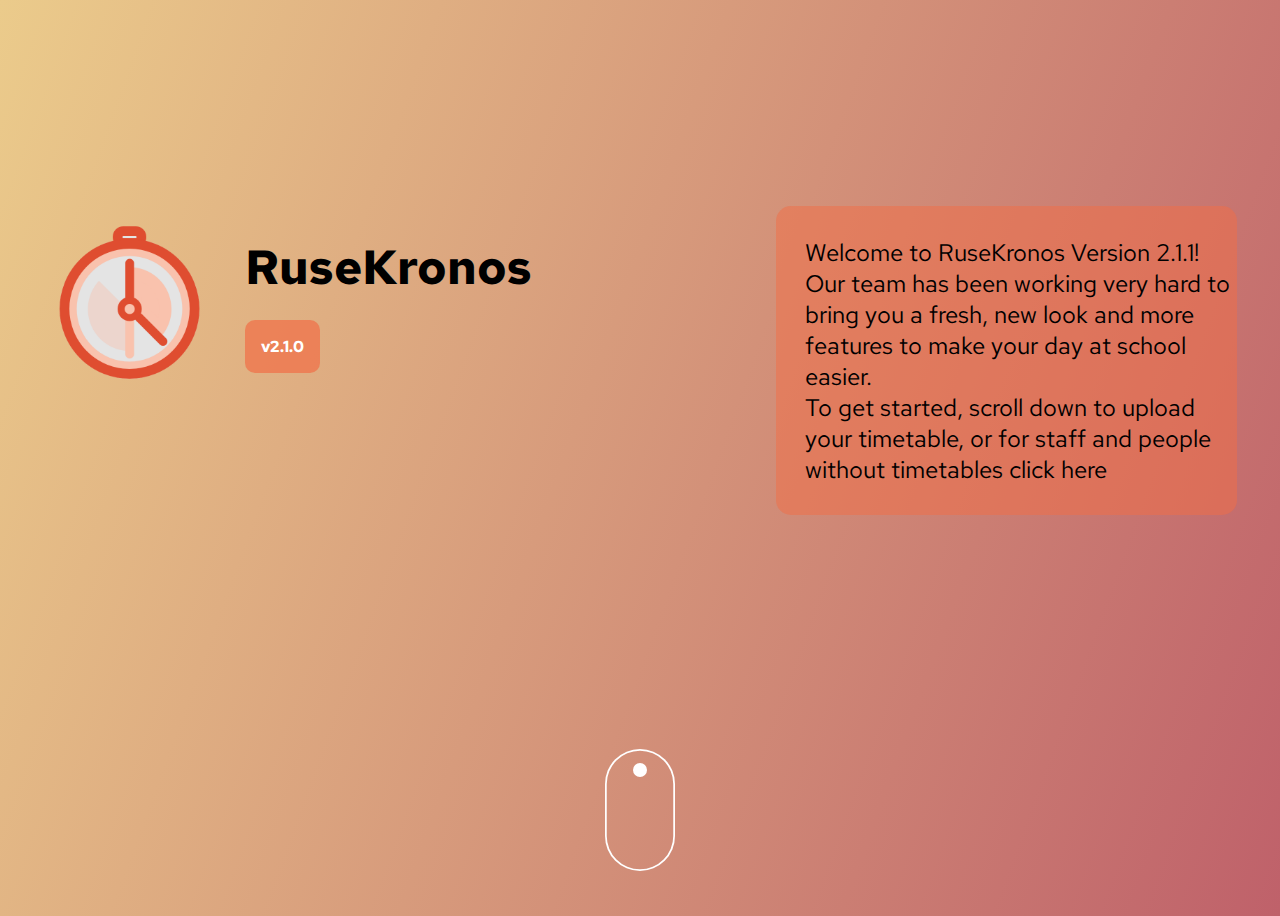
<file: settings.html>
<!DOCTYPE html>
<html>
	<head>
		<meta charset="UTF-8">
		<link href="./styles/main.css" rel="stylesheet" type="text/css" />
		<link rel="stylesheet" href="https://cdnjs.cloudflare.com/ajax/libs/font-awesome/4.7.0/css/font-awesome.min.css">
		<link rel="icon" href="./styles/images/kronosicon.png" type="image/icon type">
        <link rel="stylesheet" href="https://cdn.jsdelivr.net/npm/bootstrap@4.5.3/dist/css/bootstrap.min.css" integrity="sha384-TX8t27EcRE3e/ihU7zmQxVncDAy5uIKz4rEkgIXeMed4M0jlfIDPvg6uqKI2xXr2" crossorigin="anonymous">
        <link href="https://fonts.googleapis.com/css2?family=Roboto:wght@300&family=Source+Sans+Pro&display=swap" rel="stylesheet">
		<title>Settings</title>

		<link href="https://fonts.googleapis.com/css2?family=Red+Hat+Text&display=swap" rel="stylesheet"> 
		<!-- Global site tag (gtag.js) - Google Analytics -->
		<script src="https://cdn.polyfill.io/v3/polyfill.min.js?features=es6"></script>
        <script src="https://ajax.googleapis.com/ajax/libs/jquery/3.5.1/jquery.min.js"></script>
        <script src="https://cdnjs.cloudflare.com/ajax/libs/popper.js/1.16.0/umd/popper.min.js"></script>
        <script src="https://maxcdn.bootstrapcdn.com/bootstrap/4.5.2/js/bootstrap.min.js"></script>
        <script>
          if (localStorage.getItem("personalTimetable") == null) {
              window.location.href = "./landing.html"
          }
	      </script>
	</head>

	<body>
    <div id="body">
          <!--Top Navbar-->
      <nav id="navbar" class="navbar navbar-expand-lg bg-dark navbar-dark">
        <a class="navbar-brand" href="./index.html">
            <img src="./styles/images/kronosicon.png" alt="logo" style="width:40px;">
        </a>
        <ul class="navbar-nav">
          <li class="nav-item">
            <a class="nav-link" href="timetable.html">Timetable</a>
          </li>
          <li class="nav-item">
            <a class="nav-link" href="notes.html">Note Taking</a>
          </li>
          <li class="nav-item dropdown">
            <a class="nav-link dropdown-toggle" href="#" id="navbardrop" data-toggle="dropdown">
              Utilities
            </a>
            <div class="dropdown-menu">
              <a class="dropdown-item" href="calendar.html">School Events Calendar</a>
              <a class="dropdown-item" href="staff.html">Staff Email List</a>
              <a class="dropdown-item" href="links.html">Useful Links</a>
            </div>
          </li>
          <li class="nav-item dropdown">
            <a class="nav-link dropdown-toggle" href="#" id="navbardrop" data-toggle="dropdown">
              Info
            </a>
            <div class="dropdown-menu">
              <a class="dropdown-item" href="https://jamesruseahs.sentral.com.au/portal/reports/publishedreports">Academic Reports</a>
              <a class="dropdown-item" href="https://jamesruseahs.sentral.com.au/portal/attendance/overview">Student Attendance</a>
              <a class="dropdown-item" href="https://jamesruseahs.sentral.com.au/portal/timetable/mytimetable">Sentral Timetable</a>
            </div>
          </li>
          <li class="nav-item">
            <a class="nav-link" href="settings.html">Settings</a>
          </li>
        </ul>
      </nav>
      <!--Settings Sidebar>
          <ul class="nav flex-column">
            <li class="nav-item">
              <a class="nav-link" href="#">General</a>
            </li>
            <li class="nav-item">
              <a class="nav-link" href="#">Appearance</a>
            </li>
            <li class="nav-item">
              <a class="nav-link" href="#">About</a>
            </li>
            <li class="nav-item">
              <a class="nav-link" href="#">Feedback</a>
            </li>
          </ul-->
          
        <div class="vl"></div>
        
          <div id="generalSettingsArea">
            <div id="nameInputArea" style="display: flex; padding: 2.5%;">
              <p style="margin-top: 1.5%;">Name</p>
              <input id="nameInput" type="text" style="margin-left: 5%;" oninput="nameInputFunc()">
            </div>
            <div style="display: flex; padding: 2.5%; padding-top: 1% !important;">
              <p style="margin-top: 1.5%;">Weather Location (Suburb,NSW)</p>
              <input id="weatherInput" type="text" style="margin-left: 5%; padding-left: 2%;" placeholder="  Carlingford,NSW" oninput="weatherInputFunc()">
            </div>
            <div style="display: flex; padding: 2.5%;">
              <p>Show Class Codes</p>
              <input id="className" type="checkbox" style="margin-left: 3%; margin-top: -0.825%" onclick="classNameFunc()">
              <p style=" margin-left: 7.5%;">Show Breaks</p>
              <input id="showBreaks" type="checkbox" style="margin-left: 3%; margin-top: -0.825%" onclick="breaksShowFunc()">
              <p style=" margin-left: 7.5%;">Show Timings</p>
              <input id="showTimings" type="checkbox" style="margin-left: 3%; margin-top: -0.825%" onclick="timingsShowFunc()">
              <p style=" margin-left: 7.5%;">Play school bell when event starts</p>
              <input id="alarmck" type="checkbox" style="margin-left: 3%; margin-top: -0.825%" onclick="bellsFunc()">
            </div>
            <div class="theme-switch-wrapper" style="margin-left: 2.5%; margin-top: 0.25%"> 
              <p>Dark Mode</p>
              <label class="theme-switch" for="checkbox" style="margin-left: 3.5%; margin-top: -0.4%;">
                <input type="checkbox" id="checkbox" checked="false">
                <div class="slider round"></div>
              </label>
          </div>
            <div style="display: flex; padding: 2.5%; padding-top: 1.75% !important;">
              <p style="margin-top: 1.5%;">Remove and Re-Upload Timetable</p>
              <button onclick="localStorage.removeItem(`personalTimetable`); window.location.href='./upload.html'" style="margin-left: 5%;">Erase Timetable</button>
            </div>
            <div style="padding-top: 2%">
              <a onClick="window.location.href='https://chrome.google.com/webstore/detail/kronos/olhbpdalnokbaabnlodbcefpfbnjioam'" class="hereButton" style="padding: 2.5%;">Install Chrome Extension</a>
              <a onClick="window.location.href='./firefoxExtension.xpi'" download class="hereButton" style="padding: 2.5%;">Install Firefox Add-on</a>
              <a onClick="window.location.href='https://ruseutilities-group.creator-spring.com/'" class="hereButton" style="padding: 2.5%;">Buy Merch</a>
              <a onClick="window.location.href='https://docs.google.com/document/d/1fpUa5cejrnxtDrJ97kbghI2EbX5SEvO0HF-EO0ja0r4/edit'" class="hereButton" style="padding: 2.5%;">Set Dashboard As New Tab</a>
              <a onClick="window.location.href='https://forms.gle/uG4R62sq4vCkLz1z6'" class="hereButton" style="padding: 2.5%;">Feedback</a>
              <a onClick="window.location.href='./legal.html'" class="hereButton" style="padding: 2.5%;">Legal and T&Cs</a>
            </div>
          </div>

          <div id="appearanceSettingsArea" style="display:none;">
            <div id="fontChooser" style="display: flex; padding: 2.5%;">
              <p>Font</p>
              <input name="fontRadios" type="radio" id="Red Hat" onclick="fontRadioSelector()" style="margin-left: 6%; margin-top: -1.5%">
              <label for="Red Hat" style="margin-left: 2.5%;">Red Hat</label>
              <input type="radio" name="fontRadios" id="Roboto" onclick="fontRadioSelector()" style="margin-left: 3%; margin-top: -1.5%">
              <label for="Roboto" style="margin-left: 2.5%;">Roboto</label>
              <input type="radio" id="Boutique" name="fontRadios" onclick="fontRadioSelector()" style="margin-left: 3%; margin-top: -1.5%">
              <label for="Boutique" style="margin-left: 2.5%;">Boutique</label>
            </div>
          </div>

          <div id="aboutSettingsArea">

          </div>

    </div>
          <script src="/scripts/index.js"></script>
          <script src="/scripts/settingsTheme.js"></script>
	</body>
</html>
</file>
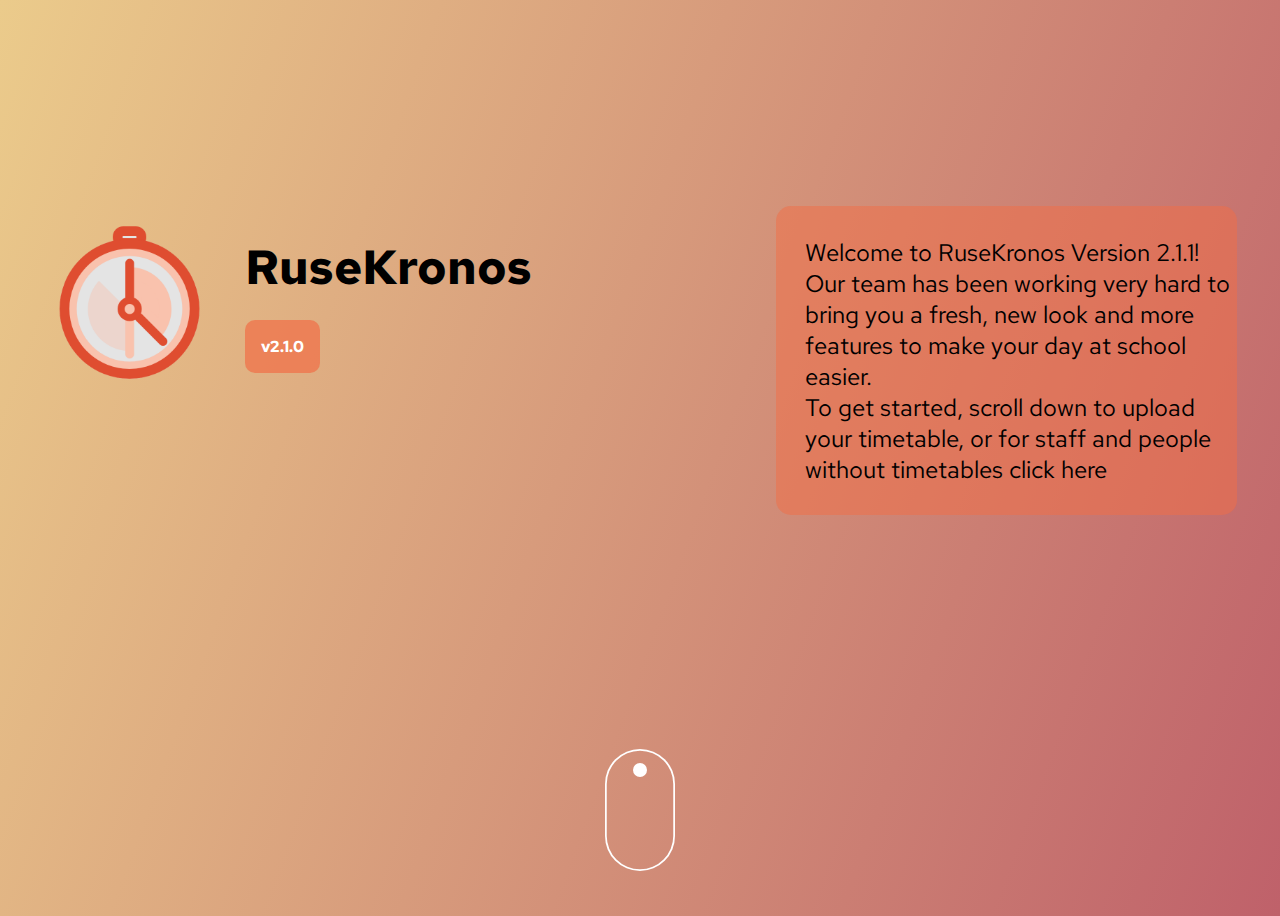
<file: staff.html>
<!DOCTYPE html>
<html>
	<head>
		<meta charset="UTF-8">
    <script src="/scripts/settingsTheme.js"></script>
		<link href="./styles/main.css" rel="stylesheet" type="text/css" />
		<link rel="stylesheet" href="https://cdnjs.cloudflare.com/ajax/libs/font-awesome/4.7.0/css/font-awesome.min.css">
		<link rel="icon" href="./styles/images/kronosicon.png" type="image/icon type">
        <link rel="stylesheet" href="https://cdn.jsdelivr.net/npm/bootstrap@4.5.3/dist/css/bootstrap.min.css" integrity="sha384-TX8t27EcRE3e/ihU7zmQxVncDAy5uIKz4rEkgIXeMed4M0jlfIDPvg6uqKI2xXr2" crossorigin="anonymous">
        <link href="https://fonts.googleapis.com/css2?family=Roboto:wght@300&family=Source+Sans+Pro&display=swap" rel="stylesheet">
		<title>Staff Email List</title>

		<link href="https://fonts.googleapis.com/css2?family=Red+Hat+Text&display=swap" rel="stylesheet"> 
		<!-- Global site tag (gtag.js) - Google Analytics -->
		<script src="https://cdn.polyfill.io/v3/polyfill.min.js?features=es6"></script>
        <script src="https://ajax.googleapis.com/ajax/libs/jquery/3.5.1/jquery.min.js"></script>
        <script src="https://cdnjs.cloudflare.com/ajax/libs/popper.js/1.16.0/umd/popper.min.js"></script>
        <script src="https://maxcdn.bootstrapcdn.com/bootstrap/4.5.2/js/bootstrap.min.js"></script>
        <script>
          if (localStorage.getItem("personalTimetable") == null) {
              window.location.href = "./landing.html"
          }
	      </script>
	</head>

	<body>
    <div id="body">
      <nav id="navbar" class="navbar navbar-expand-lg bg-dark navbar-dark">
        <a class="navbar-brand" href="./index.html">
            <img src="./styles/images/kronosicon.png" alt="logo" style="width:40px;">
        </a>
        <ul class="navbar-nav">
          <li class="nav-item">
            <a class="nav-link" href="timetable.html">Timetable</a>
          </li>
          <li class="nav-item">
            <a class="nav-link" href="notes.html">Note Taking</a>
          </li>
          <li class="nav-item dropdown">
            <a class="nav-link dropdown-toggle" href="#" id="navbardrop" data-toggle="dropdown">
              Utilities
            </a>
            <div class="dropdown-menu">
              <a class="dropdown-item" href="calendar.html">School Events Calendar</a>
              <a class="dropdown-item" href="staff.html">Staff Email List</a>
              <a class="dropdown-item" href="links.html">Useful Links</a>
            </div>
          </li>
          <li class="nav-item dropdown">
            <a class="nav-link dropdown-toggle" href="#" id="navbardrop" data-toggle="dropdown">
              Info
            </a>
            <div class="dropdown-menu">
              <a class="dropdown-item" href="https://jamesruseahs.sentral.com.au/portal/reports/publishedreports">Academic Reports</a>
              <a class="dropdown-item" href="https://jamesruseahs.sentral.com.au/portal/attendance/overview">Student Attendance</a>
              <a class="dropdown-item" href="https://jamesruseahs.sentral.com.au/portal/timetable/mytimetable">Sentral Timetable</a>
            </div>
          </li>
          <li class="nav-item">
            <a class="nav-link" href="settings.html">Settings</a>
          </li>
        </ul>
      </nav>
            <main style="text-align: center">
              <iframe src="https://docs.google.com/spreadsheets/d/e/2PACX-1vSrAUoKOjyjiXYuJ4LkurIK7YID8IwnGwk9hxaEpNn869-sgvEkvO7uEyywr7zsHhy7APIpIB4egNY-/pubhtml?gid=0&amp;single=true&amp;widget=true&amp;headers=false" width=1650px height=800px></iframe>
            </main>
    </div>
	</body>
</html>
</file>
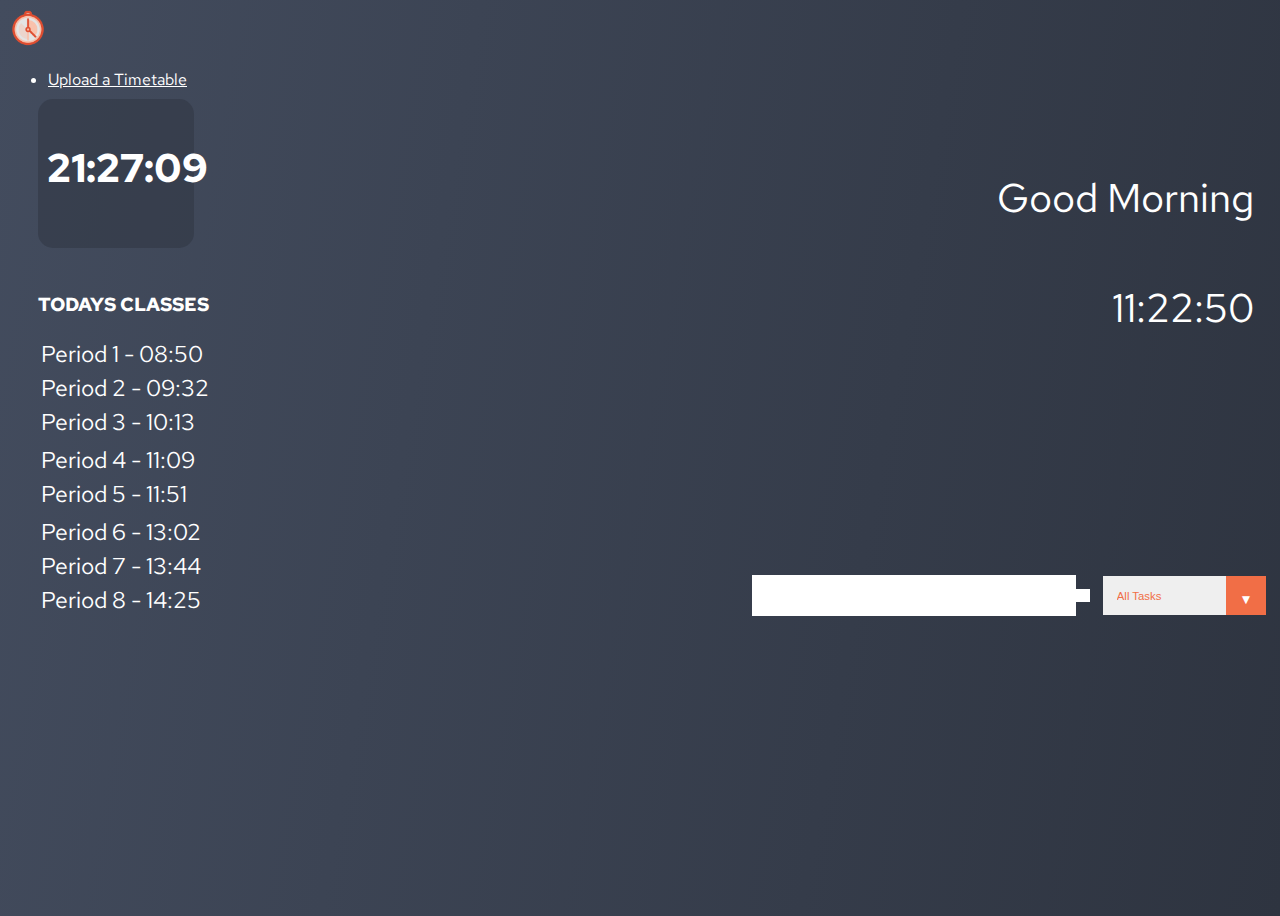
<file: times.html>
<!--By Joshua Koh, Ethan Du Toit, Yurui Zi-->
<!DOCTYPE html>
<html> 
    <head>
        <title>Dashboard</title>
        <link rel="icon" href="./styles/images/kronosicon.png" type="image/icon type">
        <link rel="stylesheet" href="./styles/main.css">
        <link rel="stylesheet" href="https://cdn.jsdelivr.net/npm/bootstrap@4.5.3/dist/css/bootstrap.min.css" integrity="sha384-TX8t27EcRE3e/ihU7zmQxVncDAy5uIKz4rEkgIXeMed4M0jlfIDPvg6uqKI2xXr2" crossorigin="anonymous">
        <script src="https://ajax.googleapis.com/ajax/libs/jquery/3.5.1/jquery.min.js"></script>
        <script src="https://cdnjs.cloudflare.com/ajax/libs/popper.js/1.16.0/umd/popper.min.js"></script>
        <script src="https://maxcdn.bootstrapcdn.com/bootstrap/4.5.2/js/bootstrap.min.js"></script>
        <script type="text/javascript" src="/scripts/ical.js"></script>
        <script type="text/javascript" src="/scripts/timer2.js"></script>
        <script type="text/javascript" src="/scripts/clock.js"></script>
        <link rel="preconnect" href="https://fonts.gstatic.com">
        <link rel="preconnect" href="https://fonts.gstatic.com">
        <link href="https://fonts.googleapis.com/css2?family=Red+Hat+Text&display=swap" rel="stylesheet"> 
        <link href="https://fonts.googleapis.com/css2?family=Roboto:wght@300&family=Source+Sans+Pro&display=swap" rel="stylesheet">
        <link rel="stylesheet" href="https://cdnjs.cloudflare.com/ajax/libs/font-awesome/5.15.1/css/all.min.css" integrity="sha512-+4zCK9k+qNFUR5X+cKL9EIR+ZOhtIloNl9GIKS57V1MyNsYpYcUrUeQc9vNfzsWfV28IaLL3i96P9sdNyeRssA==" crossorigin="anonymous" />

        <script>
            if (localStorage.getItem("personalTimetable")) {
                window.location.href = "./index.html"
            }
        </script>
    </head>
    <body onload="startTime()">
        <nav class="navbar navbar-expand-lg bg-dark navbar-dark">
            <a class="navbar-brand" href="./index.html">
                <img src="./styles/images/kronosicon.png" alt="logo" style="width:40px;">
            </a>
            <ul class="navbar-nav">
              <li class="nav-item">
                <a class="nav-link" href="upload.html">Upload a Timetable</a>
              </li>
            </ul>
          </nav>

          <container class="kronosTimer">
            <div id="insight">
              <p style="font-size: 25px"><span id="period" style="font-size: 27.5px !important"></span> <span class="nono"><noscript id="day"></noscript> </span></p>
              <h2 id="periodCountdown" style="font-size: 40px !important"></h2>
              <p id="periodInfo" style="font-size: 22.5px !important"></p>
              <br>
              <p><span id="timer"></span></p>
            </div>
            <div id="todaysClasses">
              <h3 id="classTitle style="font-size: 32.5px">TODAYS CLASSES</h3>
              <table id="times" style="font-size: 22.5px">
              </table>
            </div>
            <noscript>Javascript is required for the correct operation of this website. Please enable it for us.</noscript>
          </container>
          <br>
          <div id="info">
            <div id="weatherContainer">
              <img id="weatherLogo">
              <p id="currentTemp"></p>
            </div>
            <div id="greetingDiv">
            </div>
        
            <div id="quoteContainer">
                <i><h2 id="quotesBody"></h2></i>
                <h3 id="quotesAuthor"></h3>
            </div>
            <div id="clock">
                <p id="time"></p>
            </div>
            <div class="TodoListClass">
                <form>
                    <input type="text" class="todo-input" />
                    <button class="todo-button" type="submit">
                    <i class="fas fa-plus-square"></i>
                    </button>
                    <div class="select">
                            <select name="todos" class="filter-todo">
                                <option value="all">All Tasks</option>
                                <option value="completed">Completed Tasks</option>
                                <option value="uncompleted">Uncompleted Tasks</option>
                            </select>
                    </div>
                </form>
                <div class="todo-container">
                    <ul class="todo-list"></ul>
                </div>
            </div>
          </div>
        <script src="/scripts/index.js"></script>
        <script src="/scripts/settingsTheme.js"></script>
    </body>
</html>
</file>
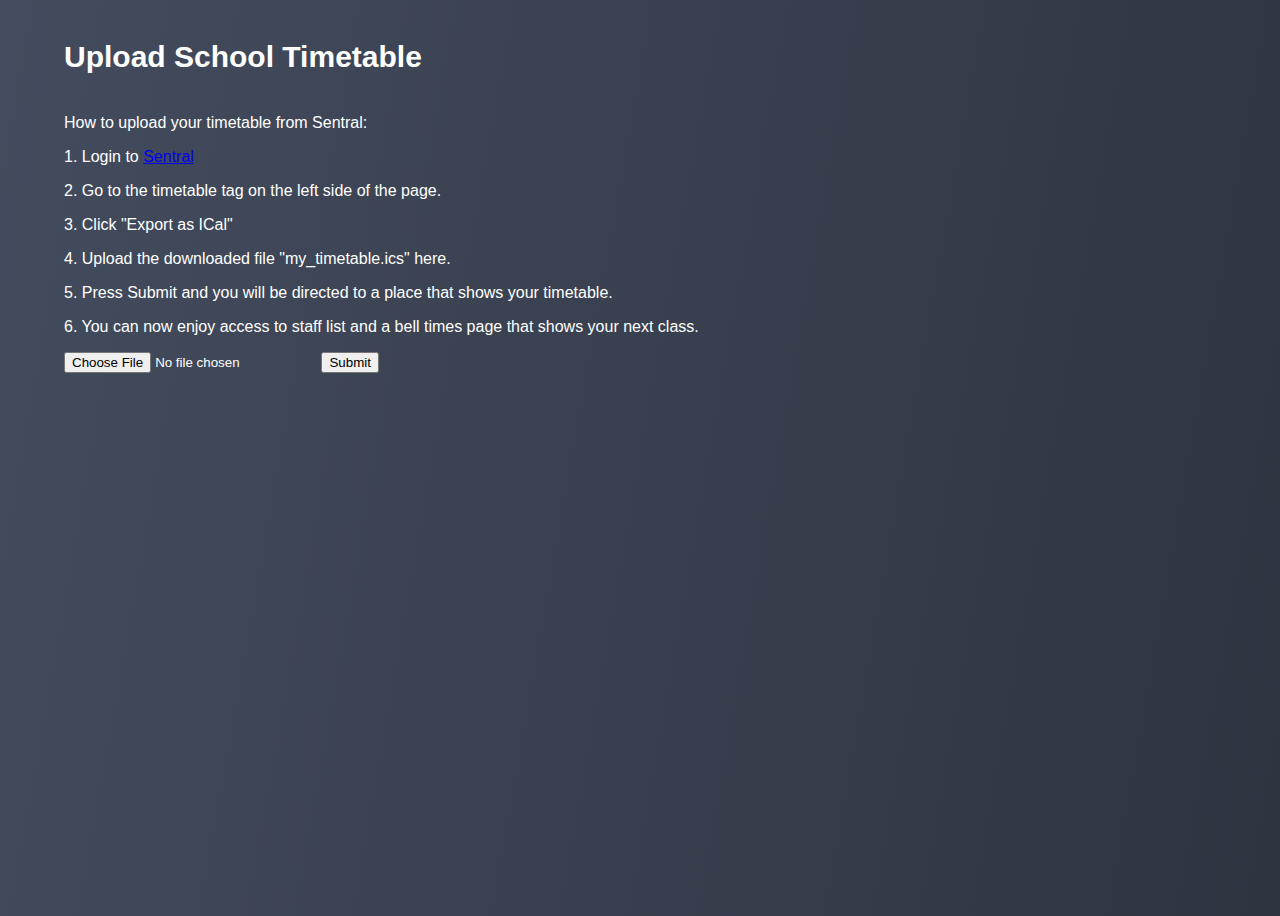
<file: upload.html>
<!DOCTYPE html>
<html>
	<head>
		<meta charset="UTF-8">
		<script src="/scripts/settingsTheme.js"></script>
		<link href="./styles/main.css" rel="stylesheet" type="text/css" />
		<link href="https://fonts.googleapis.com/css2?family=Red+Hat+Text&display=swap" rel="stylesheet"> 
		<link rel="icon" href="./styles/images/kronosicon.png" type="image/icon type">
		<link href="https://fonts.googleapis.com/css2?family=Roboto:wght@300&family=Source+Sans+Pro&display=swap" rel="stylesheet">
		<title>Upload Timetable</title>

		<link href="https://fonts.googleapis.com/css2?family=Roboto:wght@300&family=Source+Sans+Pro&display=swap" rel="stylesheet">

	</head>
	<body>
		<div id="body">
			<main>
				<div class="upload" style="position: absolute; top: 0%; left: 5%">
					<div id="outputLOL"> <h4 style="font-size: 30px !important">Upload School Timetable </h4>
						<p>How to upload your timetable from Sentral:</p>
						<p>1. Login to <a href="https://jamesruseahs.sentral.com.au/portal/login" target="_blank" class="link">Sentral</a></p>
						<p>2. Go to the timetable tag on the left side of the page.</p>
						<p>3. Click "Export as ICal"</p>
						<p>4. Upload the downloaded file "my_timetable.ics" here.</p>
						<p>5. Press Submit and you will be directed to a place that shows your timetable.</p>
						<p>6. You can now enjoy access to staff list and a bell times page that shows your next class.</p>
	
						<input type="file" id="myFile"/>
						<input type="button" id="submitButton" value="Submit" onClick="icalProcess()"/>
	
					</div>
				</div>
			</main>
		</div>
		<script type="text/javascript" src="/scripts/icalParse.js"></script>
		<script type="text/javascript" src="/scripts/ical.js"></script>
	</body>
</html>
</file>
<file: styles/main.css>
:root {
  --primary-color: black !important;
  --secondary-color: white;
  --tertiary-color: rgba(241, 110, 70, 0.5);
  --quad-color: rgba(241, 110, 70, 0.6);
  --bg-color: linear-gradient(110deg, #ebcb8b, #bf616a);
}


[data-theme="dark"] {
  --primary-color: white !important;
  --secondary-color: white;
  --tertiary-color: rgba(46, 52, 64, 0.5);
  --bg-color: linear-gradient(100deg, #434c5e, #2e3440);
}

body{
  font-family: "Red Hat Text", Arial, Helvetica, sans-serif !important;
  background-image: var(--bg-color);
  min-height:  100vh;
  color: var(--primary-color) !important;
}

#navbar{
  font-family: "Red Hat Text" !important;
  color: #FFFF !important;
}

.nav-link{
  color: #FFFF !important;
}

.kronosTimer{
  position: absolute;
  left: 3%;
  top: 11%;
}
#insight{
  border-radius: 15px;
  border: thick var(--tertiary-color);
  background-color: var(--tertiary-color);
  padding-top: 5%;
  padding-left: 5%;
  width: 82.5% !important;
  color: var(--primary-color) !important;
}

#rightSide{
  position: absolute;
  border-radius: 15px;
  border: thick rgba(241, 110, 70, 0.5);
  background-color: rgba(241, 110, 70, 0.5);
  width: 35%;
  margin-left: 60%;
  margin-top: 15.5%;
  padding: 0.5%;
}

#leftSide{
  position: absolute;
  padding-left: 2.5%;
  padding-top: 16%;
}

#rightLeftSide{
  margin-top: -41%;
  padding-left: 40%
}
#versionBox{
  margin-top: -5%;
  color: white;
  position: absolute;
  border-radius: 10px;
  border: thick rgba(241, 110, 70, 0.7);
  background-color: rgba(241, 110, 70, 0.7);
  padding-left: 3%;
  padding-right: 3%;
}


#todaysClasses{
  padding-top: 5%;
  color: var(--primary-color) !important;
}
#quoteContainer{
  color: white;
  text-align: right;
  position: absolute;
  top: 40%;
  right: 2%;
  width: 40%
}

#greetingDiv{
  font-size: 250%;
  color: white;
  text-align: right;
  position: absolute;
  top: 19%;
  right: 2%;

}

.TodoListClass{
position: absolute;
top: 62.5%;
right: 0%;
zoom: 0.85;
-moz-transform: scale(0.85);
}

#clock{
text-align: right;
position: absolute;
top: 24.5%;
right: 2%;
color: #ffff;
font-size: 100%;
padding-top: 20px;
}

#weatherContainer{
position: absolute;
top: 9%;
right: 4.5%;
padding: auto;
}

#currentTemp{
color: white;
font-size: 250%;
position: absolute;
left: 100%;
top: 18%;
}

#time{
font-size: 250%;
}

form{
  min-height: 5vh;
  display: flex;
  justify-content: center;
  align-items: center;
}

form input, form button{
  padding: 0.5rem;
  font-size: 1.75rem;
  border: none;
  background: white;
}

form button{
  color: rgba(241, 110, 70, 1);
  background: white;
  cursor: pointer;
  transition: all 0.3s ease;
}
form button:hover {
  background: rgba(241, 110, 70, 1);
  color: white;
}
.todo-container {
  display: flex;
  justify-content: center;
  align-items: center;
}

.todo-list {
  min-width: 30%;
  list-style: none;
}

.todo {
  margin: 0.5rem;
  background: white;
  font-size: 1.5rem;
  color: black;
  display: flex;
  justify-content: space-between;
  align-items: center;
  transition: all 1s ease;
}
.filter-todo {
  padding: 1rem;
}
.todo li {
  flex: 1;
}

.trash-btn,
.complete-btn {
  background: #ff6f47;
  color: white;
  border: none;
  padding: 1rem;
  cursor: pointer;
  font-size: 1rem;
}
.complete-btn {
  background: rgb(11, 212, 162);
}
.todo-item {
  padding: 0rem 0.5rem;
}

.fa-trash,
.fa-check {
  pointer-events: none;
}

.fall {
  transform: translateY(10rem) rotateZ(20deg);
  opacity: 0;
}

.completed {
  text-decoration: line-through;
  opacity: 0.5;
}

/*CUSTOM SELECTOR */
select {
  -webkit-appearance: none;
  -moz-appearance: none;
  -ms-appearance: none;
  appearance: none;
  outline: 0;
  box-shadow: none;
  border: 0 !important;
  background-image: none;
}

/* Custom Select */
.select {
  margin: 1rem;
  position: relative;
  overflow: hidden;
}
select {
  color: rgba(241, 110, 70, 1);
  cursor: pointer;
  width: 12rem;
}
/* Arrow */
.select::after {
  content: "\25BC";
  position: absolute;
  top: 0;
  right: 0;
  padding: 1rem;
  background: rgba(241, 110, 70);
  pointer-events: none;
}

.hereButton:hover{
  color: rgba(241, 110, 70, 1);
}

.icon-scroll,
.icon-scroll:before {
  position: absolute;
  left: 50%;
} 
.icon-scroll {
  width: 40px;
  height: 70px;
  margin-left: -20px;
  top: 50%;
  margin-top: -35px;
  box-shadow: inset 0 0 0 1px #fff;
  border-radius: 25px;
}
.icon-scroll:before {
  content: '';
  width: 8px;
  height: 8px;
  background: #fff;
  margin-left: -4px;
  top: 8px;
  border-radius: 4px;
  animation-duration: 1.5s;
  animation-iteration-count: infinite;
  animation-name: scroll;
}
@-moz-keyframes scroll {
  0% {
    opacity: 1;
  }
  100% {
    opacity: 0;
    transform: translateY(46px);
  }
}
@-webkit-keyframes scroll {
  0% {
    opacity: 1;
  }
  100% {
    opacity: 0;
    transform: translateY(46px);
  }
}
@-o-keyframes scroll {
  0% {
    opacity: 1;
  }
  100% {
    opacity: 0;
    transform: translateY(46px);
  }
}
@keyframes scroll {
  0% {
    opacity: 1;
  }
  100% {
    opacity: 0;
    transform: translateY(46px);
  }
}

.vl {
  border-left: 10px solid black;
  height: 100%;
}

/*Settings*/
#generalSettingsArea{
  text-align: left !important;
  width: 75%;
  position: absolute !important;
  top: 10% !important;
  left: 2.5% !important;
}
#nameInput{
  padding-left: 10px;
}

#appearanceSettingsArea{
  text-align: left !important;
  width: 75%;
  position: absolute !important;
  top: 10% !important;
  left: 17.5% !important;
}

/* The Slider Switch for Theme Change on Settings.Html*/
/*slider switch css */
.theme-switch-wrapper {
  display: flex;
  align-items: center;
  

    margin-left: 650px;
    margin-top: 50px;
    font-size: 1rem;

}
.theme-switch {
  display: inline-block;
  height: 34px;
  position: relative;
  width: 60px;
}

.theme-switch input {
  display:none;
}

.slider {
  background-color: #111111;
  bottom: 0;
  cursor: pointer;
  left: 0;
  position: absolute;
  right: 0;
  top: 0;
  transition: .4s;
}

.slider:before {
  background-color: #fff;
  bottom: 4px;
  content: "";
  height: 26px;
  left: 4px;
  position: absolute;
  transition: .4s;
  width: 26px;
}

input:checked + .slider {
  background-color: #ccc;
}

input:checked + .slider:before {
  transform: translateX(26px);
}

.slider.round {
  border-radius: 34px;
}

.slider.round:before {
  border-radius: 50%;
}

#timetable tr{
  border: 1px solid var(--primary-color);
  vertical-align: top;
  
}

#timetable td{
  border: 1px solid var(--primary-color);
  width: 1% !important;
  padding: 10px;
}
</file>
